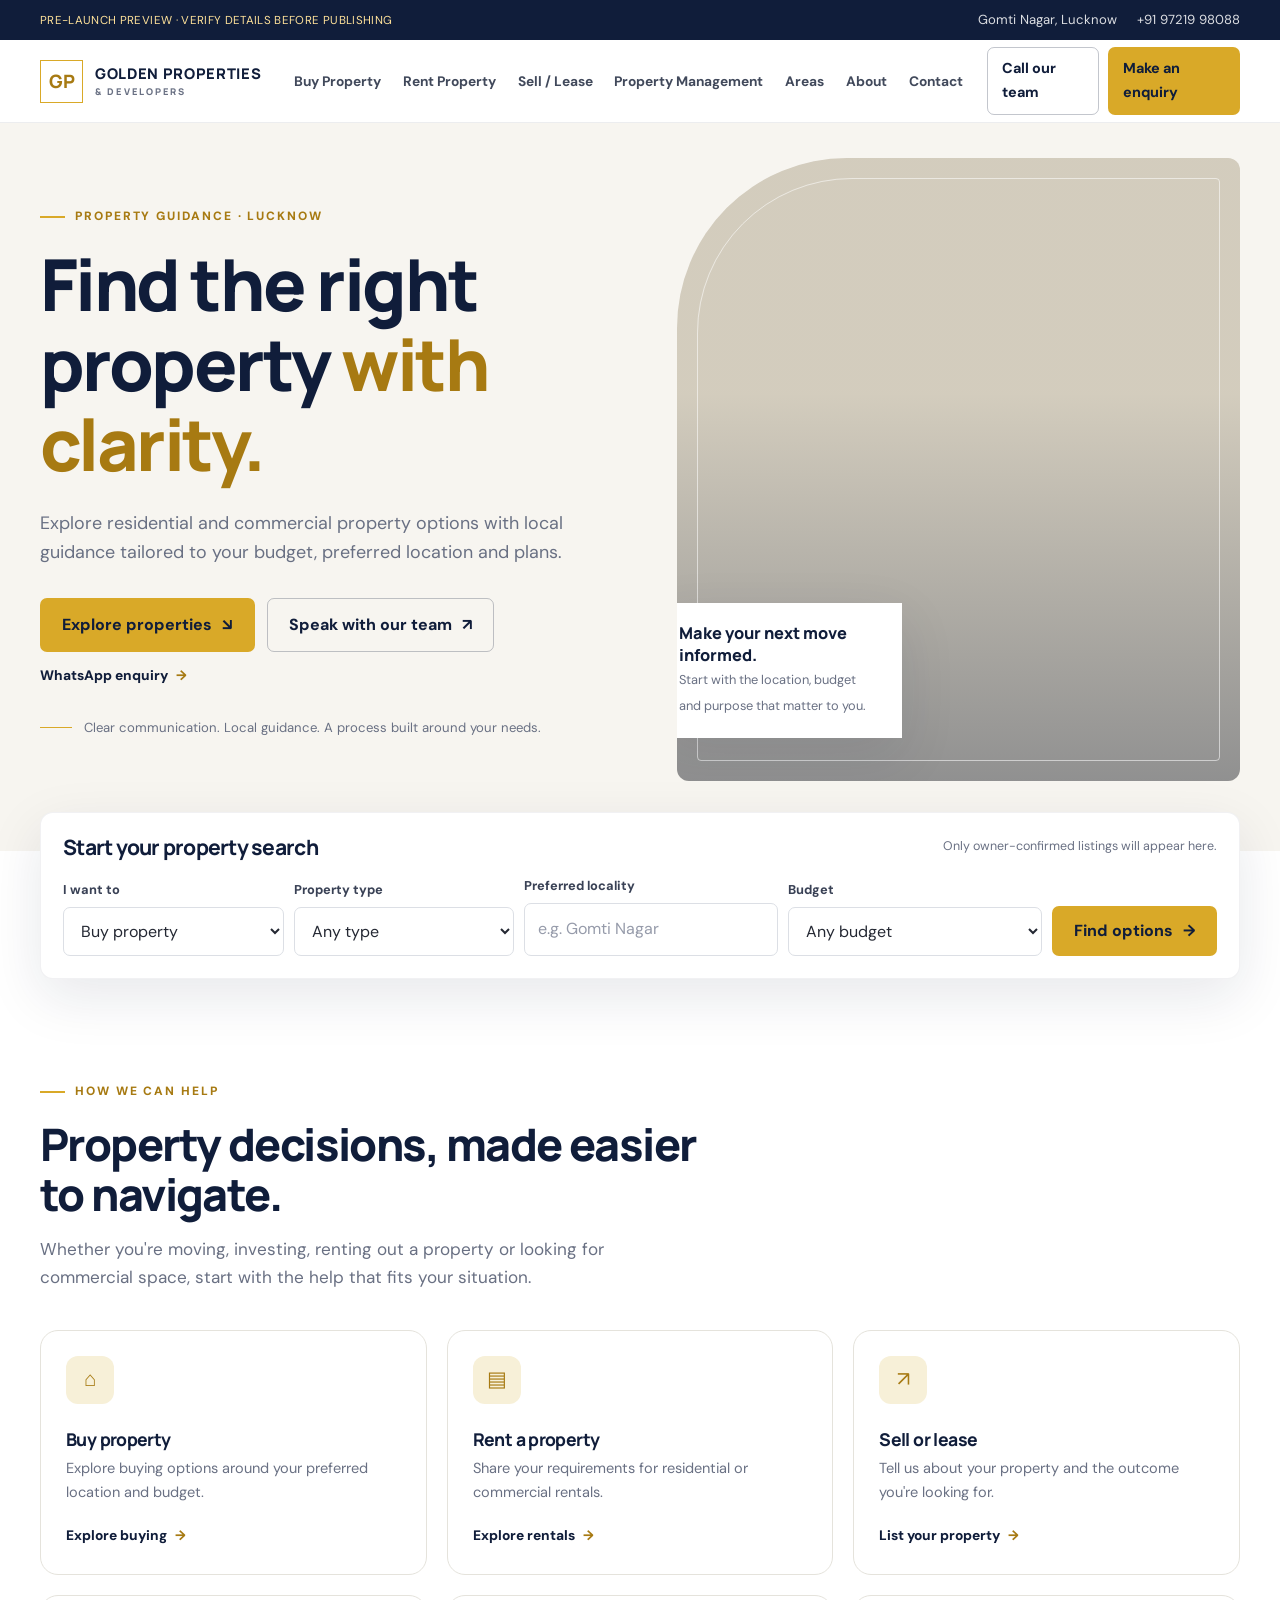
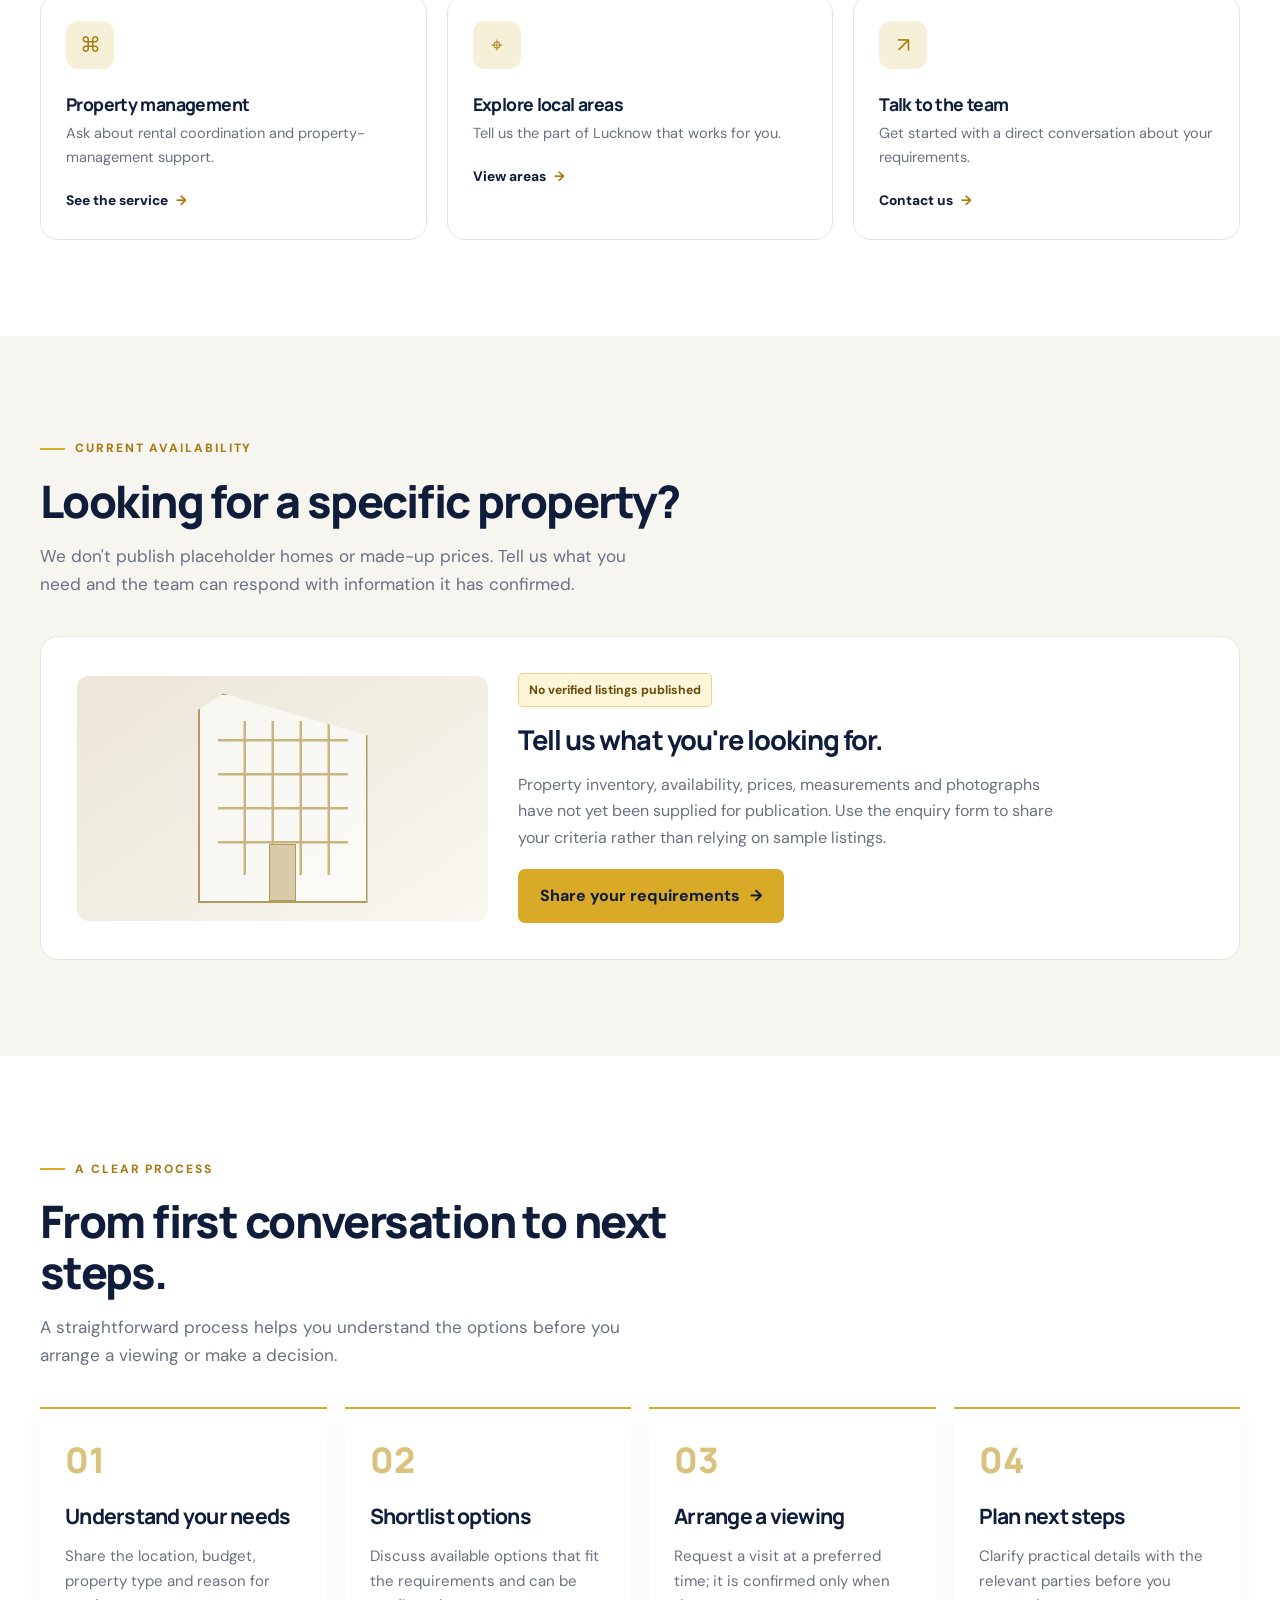
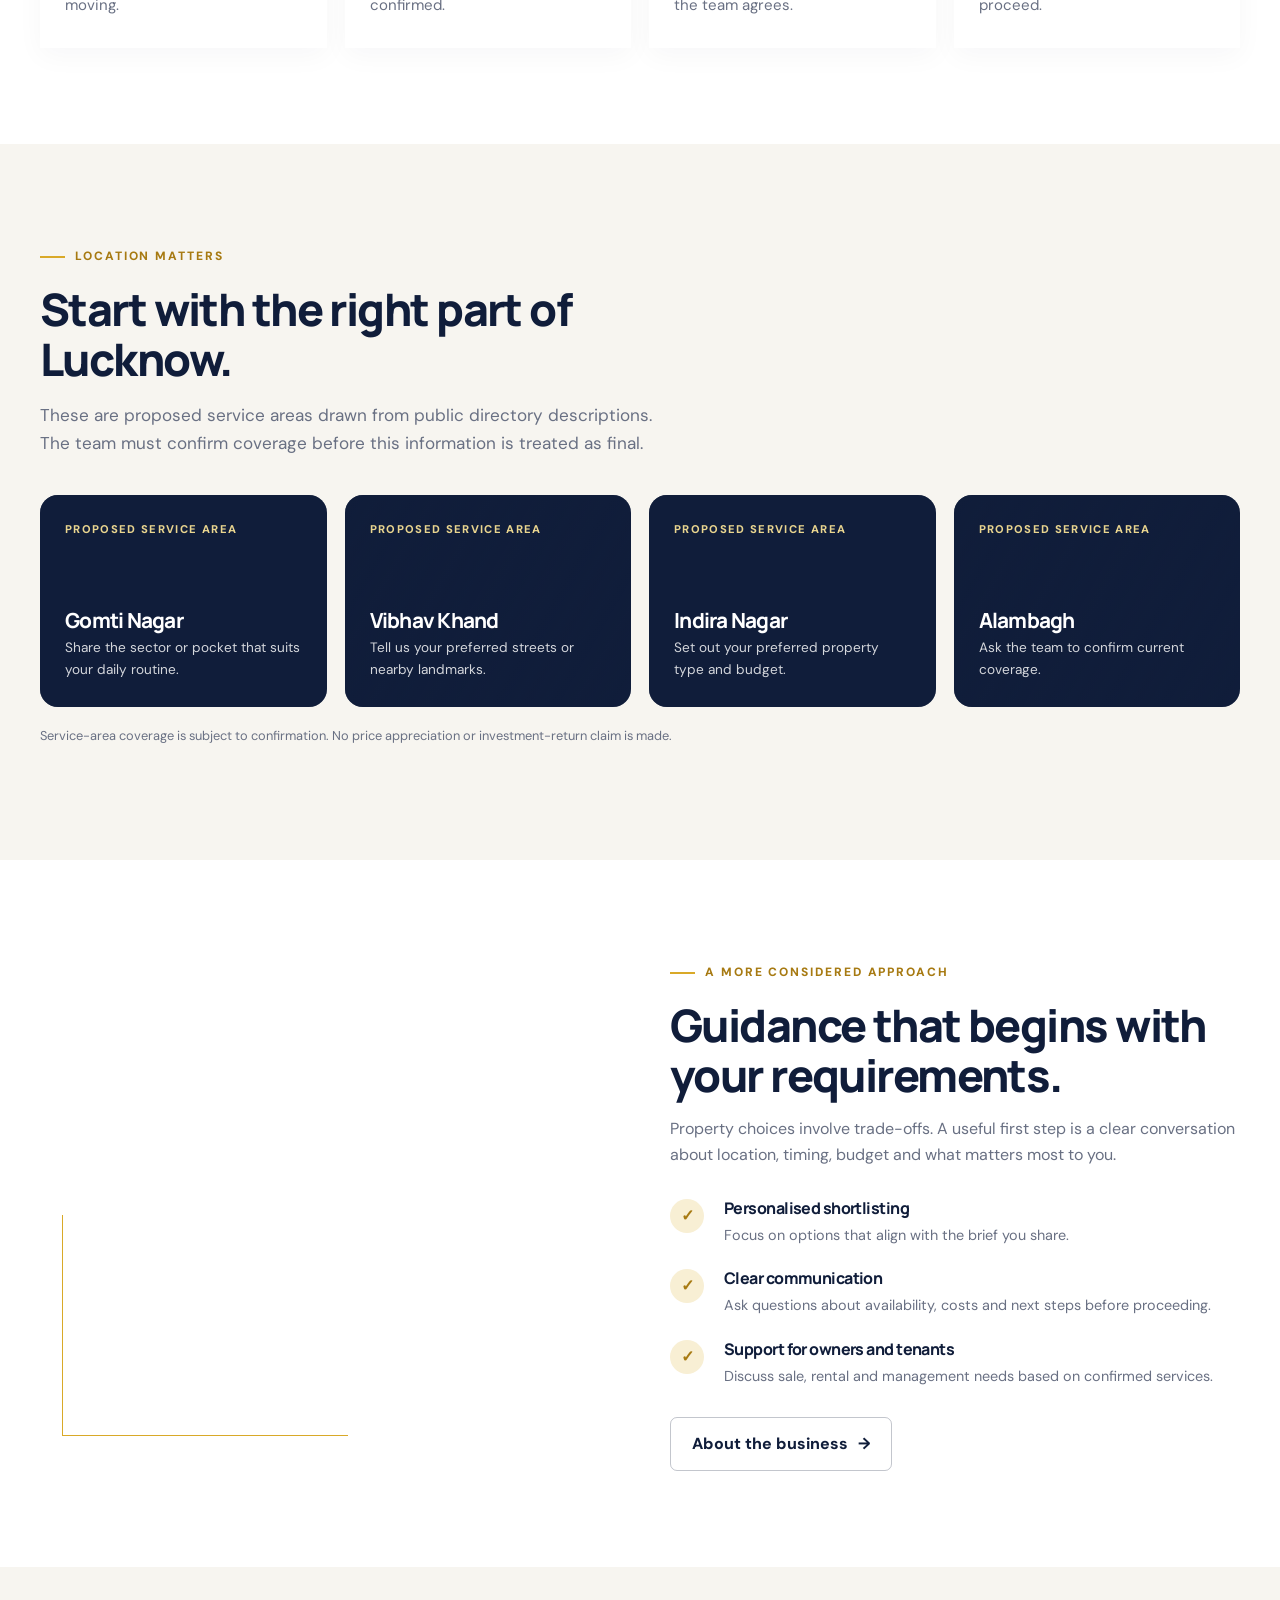
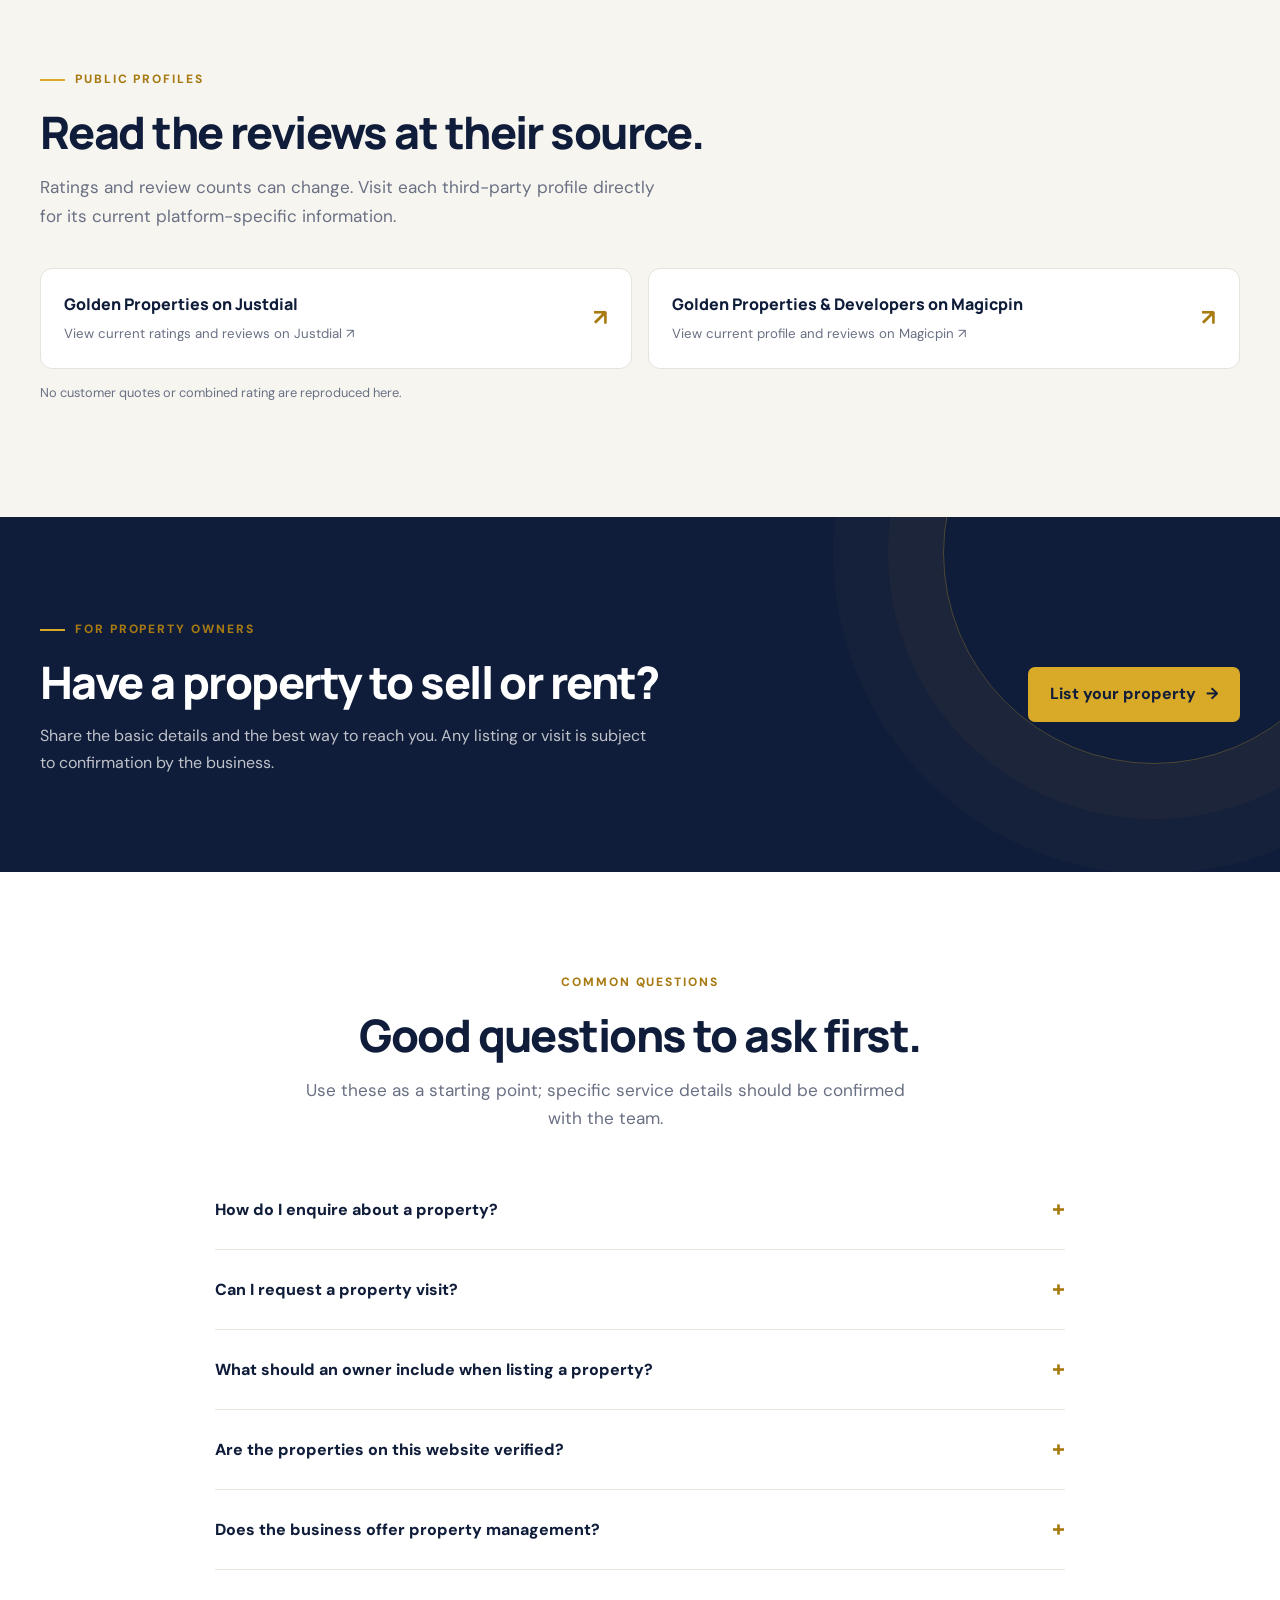
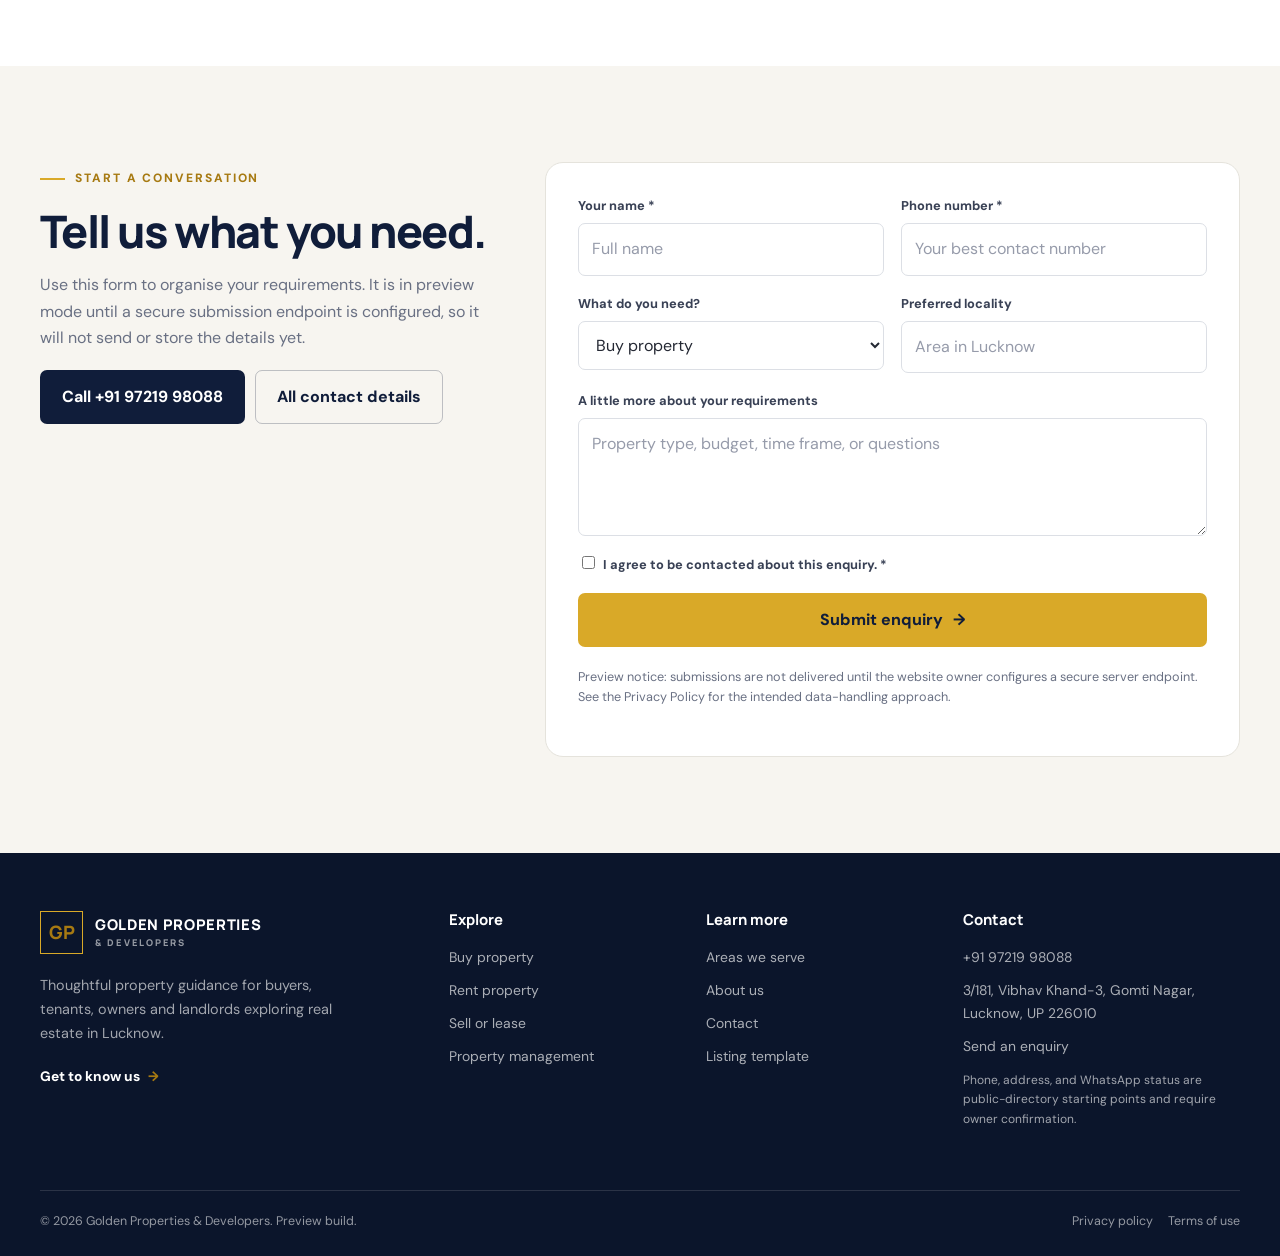
<file: index.html>
<!doctype html><html lang="en"><head><meta charset="utf-8"><meta name="viewport" content="width=device-width, initial-scale=1"><meta name="theme-color" content="#101d3a"><title>Property Dealer in Lucknow | Golden Properties &amp; Developers</title><meta name="description" content="Explore buying, renting, selling and property management support in Lucknow with Golden Properties & Developers. Share your needs to enquire about suitable options."><meta property="og:title" content="Golden Properties & Developers | Property Guidance in Lucknow"><meta property="og:description" content="Find a property in Lucknow with clear, local guidance."><meta property="og:type" content="website"><link rel="icon" href="assets/favicon.svg" type="image/svg+xml"><link rel="preconnect" href="https://fonts.googleapis.com"><link rel="preconnect" href="https://fonts.gstatic.com" crossorigin><link href="https://fonts.googleapis.com/css2?family=DM+Sans:wght@400;500;600;700&family=Manrope:wght@400;500;600;700;800&display=swap" rel="stylesheet"><link rel="stylesheet" href="styles.css"><script src="site-config.js" defer></script><script src="app.js" defer></script></head>
<body data-page="home"><div data-site-header></div><main>
<section class="hero"><div class="container hero-panel"><div class="hero-copy"><span class="eyebrow">PROPERTY GUIDANCE · LUCKNOW</span><h1>Find the right property <span>with clarity.</span></h1><p>Explore residential and commercial property options with local guidance tailored to your budget, preferred location and plans.</p><div class="hero-actions"><a class="btn" href="#property-finder">Explore properties <span aria-hidden="true">↘</span></a><a class="btn btn-outline" href="contact.html#enquiry">Speak with our team <span aria-hidden="true">↗</span></a><a class="arrow-link" data-whatsapp-link href="#whatsapp-unverified">WhatsApp enquiry <span>→</span></a></div><div class="hero-note"><span class="note-line"></span><span>Clear communication. Local guidance. A process built around your needs.</span></div></div><div class="hero-visual" role="img" aria-label="Illustrative architectural interior photograph, not a property listing"><div class="hero-stamp"><strong>Make your next move informed.</strong><span>Start with the location, budget and purpose that matter to you.</span></div></div></div></section>
<section class="finder" id="property-finder"><div class="container"><div class="finder-card"><div class="finder-top"><h3>Start your property search</h3><span>Only owner-confirmed listings will appear here.</span></div><form class="finder-grid" data-property-search><div class="field"><label for="intent">I want to</label><select id="intent" name="intent"><option value="buy">Buy property</option><option value="rent">Rent property</option><option value="lease">Lease commercial / other</option></select></div><div class="field"><label for="type">Property type</label><select id="type" name="type"><option value="any">Any type</option><option value="plot">Plot / land</option><option value="flat">Flat / apartment</option><option value="house">Independent house</option><option value="villa">Villa</option><option value="commercial">Commercial / office</option></select></div><div class="field"><label for="area">Preferred locality</label><input id="area" name="area" placeholder="e.g. Gomti Nagar"></div><div class="field"><label for="budget">Budget</label><select id="budget" name="budget"><option value="any">Any budget</option><option value="under-25">Under ₹25 lakh</option><option value="25-75">₹25–75 lakh</option><option value="75-plus">Above ₹75 lakh</option></select></div><button class="btn" type="submit">Find options <span aria-hidden="true">→</span></button></form><div data-search-status class="form-status" aria-live="polite"></div></div></div></section>
<section class="section"><div class="container"><div class="section-head"><span class="eyebrow">How we can help</span><h2>Property decisions, made easier to navigate.</h2><p>Whether you're moving, investing, renting out a property or looking for commercial space, start with the help that fits your situation.</p></div><div class="grid-3"><a class="category-card" href="buy.html"><div class="line-icon" aria-hidden="true">⌂</div><h3>Buy property</h3><p>Explore buying options around your preferred location and budget.</p><span class="arrow-link">Explore buying <span>→</span></span></a><a class="category-card" href="rent.html"><div class="line-icon" aria-hidden="true">▤</div><h3>Rent a property</h3><p>Share your requirements for residential or commercial rentals.</p><span class="arrow-link">Explore rentals <span>→</span></span></a><a class="category-card" href="sell-lease.html"><div class="line-icon" aria-hidden="true">↗</div><h3>Sell or lease</h3><p>Tell us about your property and the outcome you're looking for.</p><span class="arrow-link">List your property <span>→</span></span></a><a class="category-card" href="property-management.html"><div class="line-icon" aria-hidden="true">⌘</div><h3>Property management</h3><p>Ask about rental coordination and property-management support.</p><span class="arrow-link">See the service <span>→</span></span></a><a class="category-card" href="areas.html"><div class="line-icon" aria-hidden="true">⌖</div><h3>Explore local areas</h3><p>Tell us the part of Lucknow that works for you.</p><span class="arrow-link">View areas <span>→</span></span></a><a class="category-card" href="contact.html"><div class="line-icon" aria-hidden="true">↗</div><h3>Talk to the team</h3><p>Get started with a direct conversation about your requirements.</p><span class="arrow-link">Contact us <span>→</span></span></a></div></div></section>
<section class="section section-paper"><div class="container"><div class="section-head"><span class="eyebrow">Current availability</span><h2>Looking for a specific property?</h2><p>We don't publish placeholder homes or made-up prices. Tell us what you need and the team can respond with information it has confirmed.</p></div><div class="empty-inventory"><div class="empty-illustration" aria-hidden="true"><div class="building-art"></div></div><div class="empty-copy"><span class="status-note">No verified listings published</span><h3 style="margin-top:18px;font-size:1.7rem">Tell us what you're looking for.</h3><p>Property inventory, availability, prices, measurements and photographs have not yet been supplied for publication. Use the enquiry form to share your criteria rather than relying on sample listings.</p><a class="btn" href="contact.html#enquiry">Share your requirements <span aria-hidden="true">→</span></a></div></div></div></section>
<section class="section"><div class="container"><div class="section-head"><span class="eyebrow">A clear process</span><h2>From first conversation to next steps.</h2><p>A straightforward process helps you understand the options before you arrange a viewing or make a decision.</p></div><div class="grid-4"><article class="step-card"><div class="step-number">01</div><h3>Understand your needs</h3><p>Share the location, budget, property type and reason for moving.</p></article><article class="step-card"><div class="step-number">02</div><h3>Shortlist options</h3><p>Discuss available options that fit the requirements and can be confirmed.</p></article><article class="step-card"><div class="step-number">03</div><h3>Arrange a viewing</h3><p>Request a visit at a preferred time; it is confirmed only when the team agrees.</p></article><article class="step-card"><div class="step-number">04</div><h3>Plan next steps</h3><p>Clarify practical details with the relevant parties before you proceed.</p></article></div></div></section>
<section class="section section-paper"><div class="container"><div class="section-head"><span class="eyebrow">Location matters</span><h2>Start with the right part of Lucknow.</h2><p>These are proposed service areas drawn from public directory descriptions. The team must confirm coverage before this information is treated as final.</p></div><div class="grid-4"><a class="area-card" href="areas.html#gomti-nagar"><small>Proposed service area</small><h3>Gomti Nagar</h3><p>Share the sector or pocket that suits your daily routine.</p></a><a class="area-card" href="areas.html#vibhav-khand"><small>Proposed service area</small><h3>Vibhav Khand</h3><p>Tell us your preferred streets or nearby landmarks.</p></a><a class="area-card" href="areas.html#indira-nagar"><small>Proposed service area</small><h3>Indira Nagar</h3><p>Set out your preferred property type and budget.</p></a><a class="area-card" href="areas.html#alambagh"><small>Proposed service area</small><h3>Alambagh</h3><p>Ask the team to confirm current coverage.</p></a></div><p class="small-muted" style="margin-top:18px">Service-area coverage is subject to confirmation. No price appreciation or investment-return claim is made.</p></div></section>
<section class="section"><div class="container trust-split"><div class="trust-image" role="img" aria-label="Illustrative residential interior photograph, not a listed property"></div><div><span class="eyebrow">A more considered approach</span><h2>Guidance that begins with your requirements.</h2><p>Property choices involve trade-offs. A useful first step is a clear conversation about location, timing, budget and what matters most to you.</p><div class="trust-list"><div class="trust-item"><div class="check-mark">✓</div><div><h3>Personalised shortlisting</h3><p>Focus on options that align with the brief you share.</p></div></div><div class="trust-item"><div class="check-mark">✓</div><div><h3>Clear communication</h3><p>Ask questions about availability, costs and next steps before proceeding.</p></div></div><div class="trust-item"><div class="check-mark">✓</div><div><h3>Support for owners and tenants</h3><p>Discuss sale, rental and management needs based on confirmed services.</p></div></div></div><a class="btn btn-outline" style="margin-top:28px" href="about.html">About the business <span aria-hidden="true">→</span></a></div></div></section>
<section class="section section-paper"><div class="container"><div class="section-head"><span class="eyebrow">Public profiles</span><h2>Read the reviews at their source.</h2><p>Ratings and review counts can change. Visit each third-party profile directly for its current platform-specific information.</p></div><div class="review-links"><a class="review-card" href="https://www.justdial.com/Lucknow/Golden-Properties-Near-Hdfc-Bank-Gomti-Nagar/0522PX522-X522-180526175753-Q2P7_BZDET" target="_blank" rel="noopener noreferrer"><div><strong>Golden Properties on Justdial</strong><span>View current ratings and reviews on Justdial ↗</span></div><b aria-hidden="true">↗</b></a><a class="review-card" href="https://magicpin.in/Lucknow/Gomti-Nagar/Other/Golden-Properties-And-Developers-%7C-Best-Property-Dealer-In-Lucknow-%7C-Buy-Property-In-Lucknow/store/1c6a158" target="_blank" rel="noopener noreferrer"><div><strong>Golden Properties &amp; Developers on Magicpin</strong><span>View current profile and reviews on Magicpin ↗</span></div><b aria-hidden="true">↗</b></a></div><p class="small-muted" style="margin-top:13px">No customer quotes or combined rating are reproduced here.</p></div></section>
<section class="section lead-band"><div class="container"><div><span class="eyebrow">For property owners</span><h2>Have a property to sell or rent?</h2><p>Share the basic details and the best way to reach you. Any listing or visit is subject to confirmation by the business.</p></div><a class="btn" href="sell-lease.html">List your property <span aria-hidden="true">→</span></a></div></section>
<section class="section"><div class="container"><div class="section-head center"><span class="eyebrow">Common questions</span><h2>Good questions to ask first.</h2><p>Use these as a starting point; specific service details should be confirmed with the team.</p></div><div class="faq-list"><div class="faq-item"><button type="button" aria-expanded="false"><span>How do I enquire about a property?</span><span data-faq-sign>+</span></button><div class="faq-answer"><p>Share your name, contact number, preferred locality, budget and property type using the enquiry form or phone link. The business must confirm availability and next steps.</p></div></div><div class="faq-item"><button type="button" aria-expanded="false"><span>Can I request a property visit?</span><span data-faq-sign>+</span></button><div class="faq-answer"><p>Yes, you can provide a preferred date and time. A request is not a confirmed booking until the business confirms the arrangement.</p></div></div><div class="faq-item"><button type="button" aria-expanded="false"><span>What should an owner include when listing a property?</span><span data-faq-sign>+</span></button><div class="faq-answer"><p>Start with the property locality, type, sale or rental intent, expected price or rent and contact information. Share photographs and legal or approval details only through an appropriate, agreed process.</p></div></div><div class="faq-item"><button type="button" aria-expanded="false"><span>Are the properties on this website verified?</span><span data-faq-sign>+</span></button><div class="faq-answer"><p>No property inventory has been supplied for this preview. Do not rely on a listing, ownership, approval or title claim unless the relevant details have been independently confirmed.</p></div></div><div class="faq-item"><button type="button" aria-expanded="false"><span>Does the business offer property management?</span><span data-faq-sign>+</span></button><div class="faq-answer"><p>Public directories describe rental and property-management support, but exact scope and availability need confirmation from the business before an arrangement is made.</p></div></div></div></div></section>
<section class="section section-paper"><div class="container contact-grid"><div><span class="eyebrow">Start a conversation</span><h2>Tell us what you need.</h2><p>Use this form to organise your requirements. It is in preview mode until a secure submission endpoint is configured, so it will not send or store the details yet.</p><div style="display:flex;gap:10px;flex-wrap:wrap"><a class="btn btn-dark" data-call-link href="tel:+919721998088">Call +91 97219 98088</a><a class="btn btn-outline" href="contact.html">All contact details</a></div></div><form class="form-card" data-inquiry-form="general"><div class="form-grid"><div class="field"><label for="home-name">Your name *</label><input id="home-name" name="name" autocomplete="name" required placeholder="Full name"></div><div class="field"><label for="home-phone">Phone number *</label><input id="home-phone" name="phone" type="tel" autocomplete="tel" required minlength="8" placeholder="Your best contact number"></div><div class="field"><label for="home-intent">What do you need?</label><select id="home-intent" name="intent"><option value="Buy">Buy property</option><option value="Rent">Rent property</option><option value="Sell">Sell property</option><option value="Lease">Lease property</option><option value="Property management">Property management</option></select></div><div class="field"><label for="home-area">Preferred locality</label><input id="home-area" name="locality" placeholder="Area in Lucknow"></div><div class="field field-full"><label for="home-message">A little more about your requirements</label><textarea id="home-message" name="message" placeholder="Property type, budget, time frame, or questions"></textarea></div><div class="field field-full"><label><input type="checkbox" name="consent" required style="width:auto;min-height:auto;margin-right:8px">I agree to be contacted about this enquiry. *</label></div><div class="field field-full"><button class="btn" type="submit">Submit enquiry <span aria-hidden="true">→</span></button><div class="form-status" data-form-status role="status" aria-live="polite"></div><p class="form-note">Preview notice: submissions are not delivered until the website owner configures a secure server endpoint. See the Privacy Policy for the intended data-handling approach.</p></div></div></form></div></section>
</main><div data-site-footer></div><div class="mobile-actions" data-mobile-actions></div></body></html>
</file>
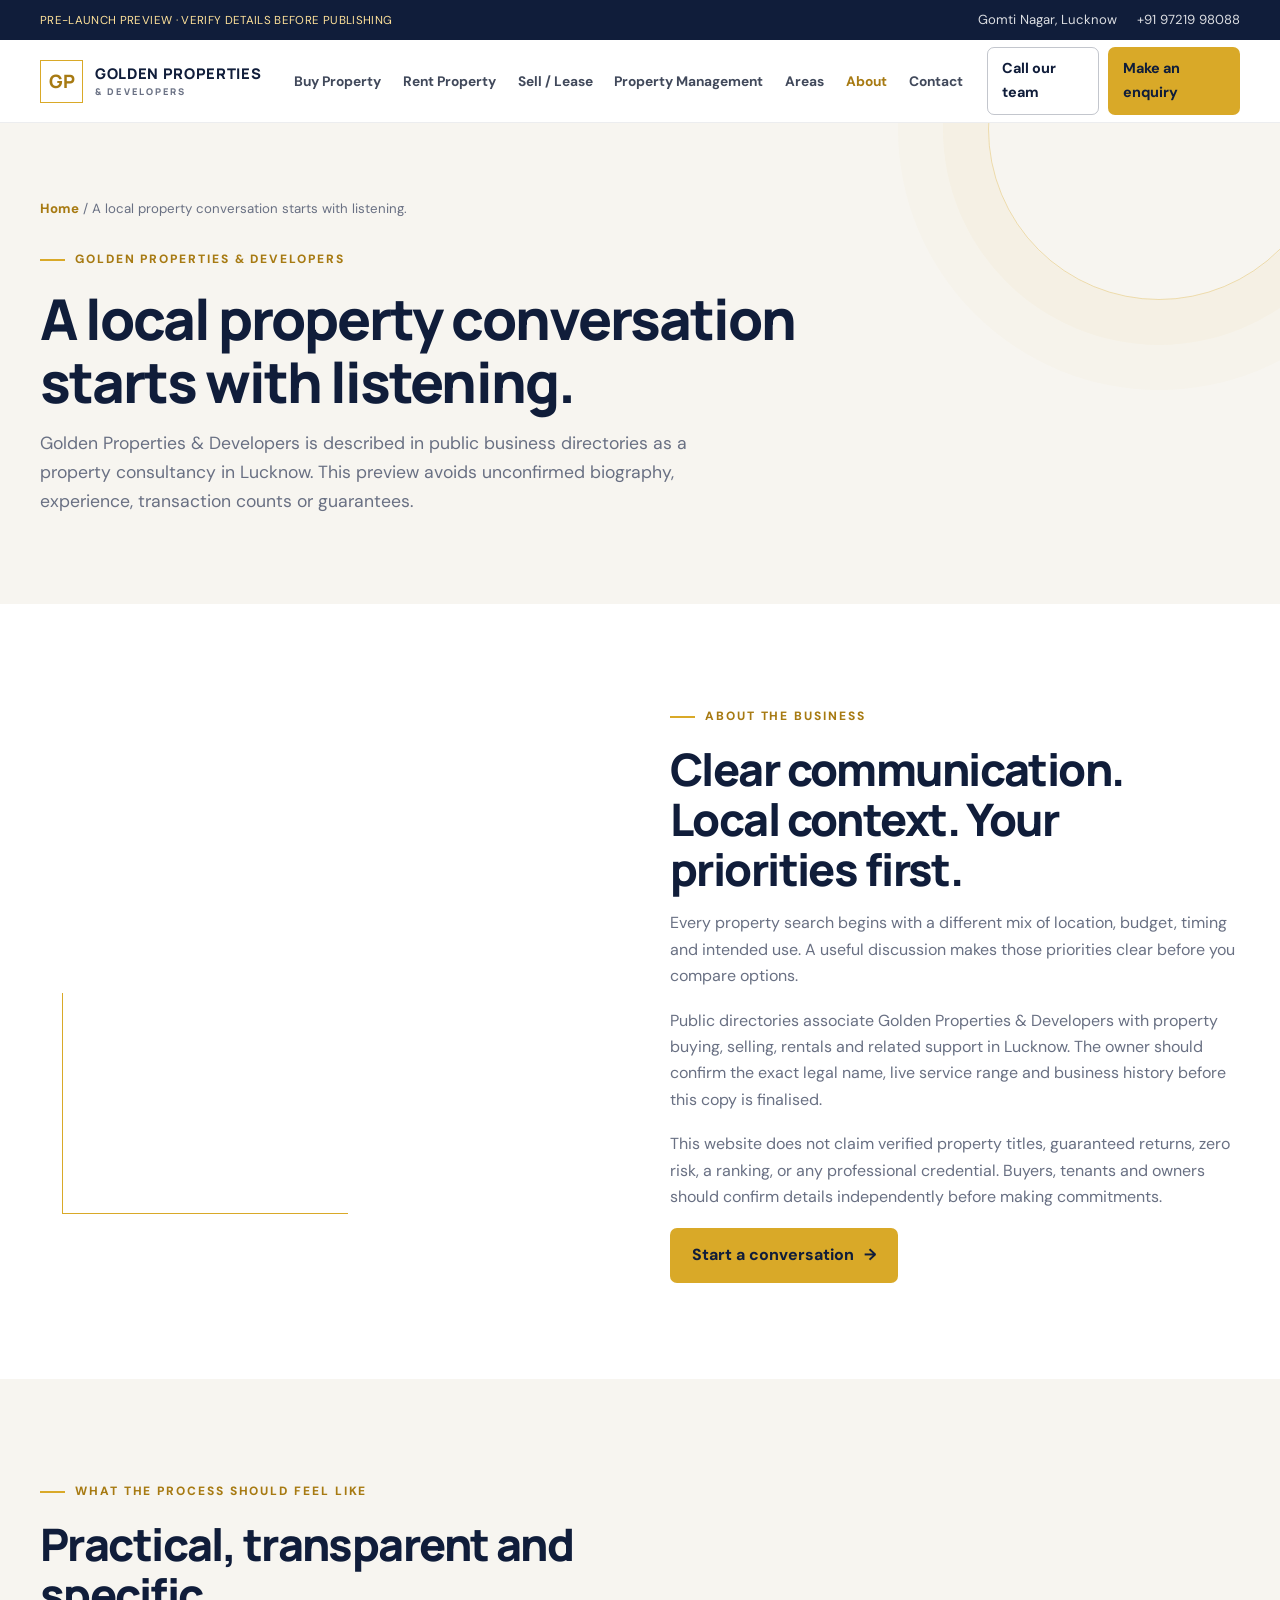
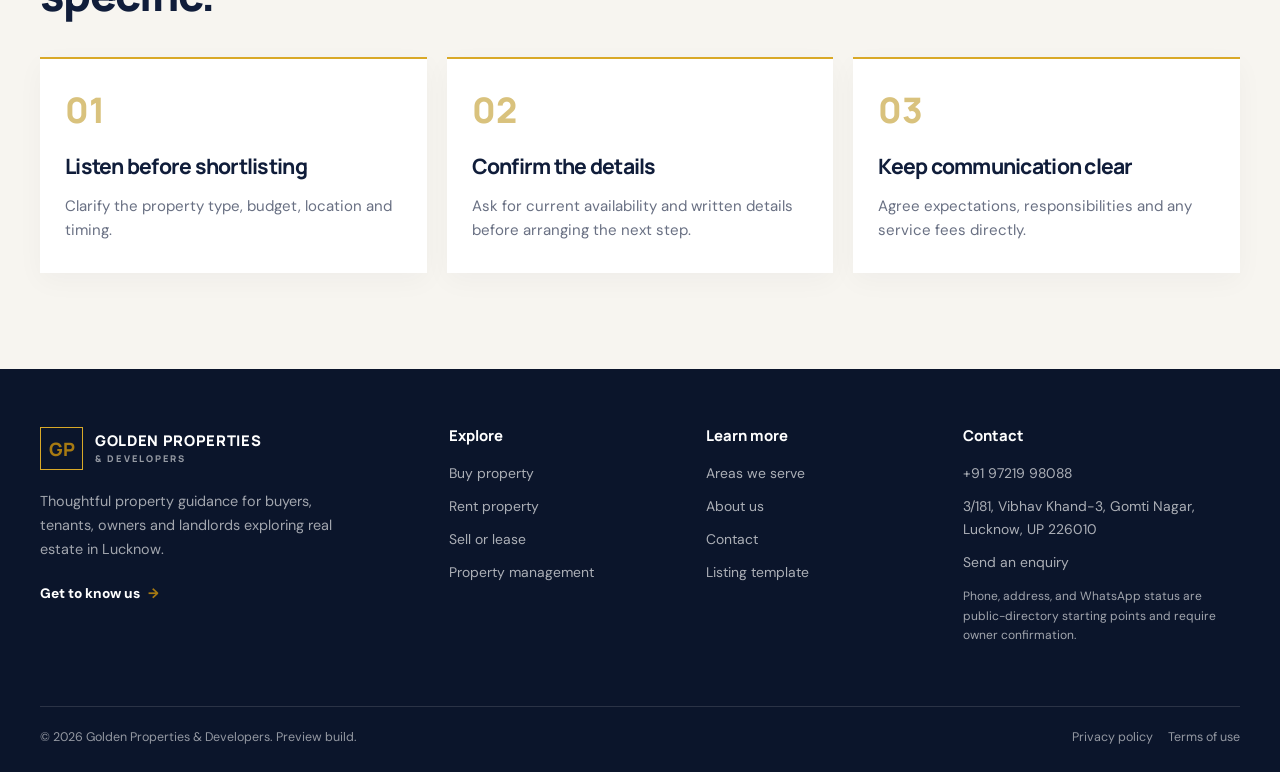
<file: about.html>
<!doctype html><html lang="en"><head><meta charset="utf-8"><meta name="viewport" content="width=device-width, initial-scale=1"><meta name="theme-color" content="#101d3a"><title>About Golden Properties & Developers | Lucknow</title><meta name="description" content="Learn about the approach of Golden Properties & Developers, a real-estate consultancy listed in Gomti Nagar, Lucknow. Business history and details require confirmation."><meta property="og:title" content="About Golden Properties & Developers | Lucknow"><meta property="og:description" content="Learn about the approach of Golden Properties & Developers, a real-estate consultancy listed in Gomti Nagar, Lucknow. Business history and details require confirmation."><meta property="og:type" content="website"><link rel="icon" href="assets/favicon.svg" type="image/svg+xml"><link rel="preconnect" href="https://fonts.googleapis.com"><link rel="preconnect" href="https://fonts.gstatic.com" crossorigin><link href="https://fonts.googleapis.com/css2?family=DM+Sans:wght@400;500;600;700&family=Manrope:wght@400;500;600;700;800&display=swap" rel="stylesheet"><link rel="stylesheet" href="styles.css"><script src="site-config.js" defer></script><script src="app.js" defer></script></head><body data-page="about"><div data-site-header></div><main><section class="subhero"><div class="container"><div class="breadcrumbs"><a href="index.html">Home</a> / A local property conversation starts with listening.</div><span class="eyebrow">GOLDEN PROPERTIES &amp; DEVELOPERS</span><h1>A local property conversation starts with listening.</h1><p>Golden Properties & Developers is described in public business directories as a property consultancy in Lucknow. This preview avoids unconfirmed biography, experience, transaction counts or guarantees.</p></div></section><section class="section"><div class="container trust-split"><div class="trust-image" role="img" aria-label="Illustrative interior photograph"></div><div><span class="eyebrow">About the business</span><h2>Clear communication. Local context. Your priorities first.</h2><p>Every property search begins with a different mix of location, budget, timing and intended use. A useful discussion makes those priorities clear before you compare options.</p><p>Public directories associate Golden Properties &amp; Developers with property buying, selling, rentals and related support in Lucknow. The owner should confirm the exact legal name, live service range and business history before this copy is finalised.</p><p>This website does not claim verified property titles, guaranteed returns, zero risk, a ranking, or any professional credential. Buyers, tenants and owners should confirm details independently before making commitments.</p><a class="btn" href="contact.html#enquiry">Start a conversation <span>→</span></a></div></div></section><section class="section section-paper"><div class="container"><div class="section-head"><span class="eyebrow">What the process should feel like</span><h2>Practical, transparent and specific.</h2></div><div class="grid-3"><article class="step-card"><div class="step-number">01</div><h3>Listen before shortlisting</h3><p>Clarify the property type, budget, location and timing.</p></article><article class="step-card"><div class="step-number">02</div><h3>Confirm the details</h3><p>Ask for current availability and written details before arranging the next step.</p></article><article class="step-card"><div class="step-number">03</div><h3>Keep communication clear</h3><p>Agree expectations, responsibilities and any service fees directly.</p></article></div></div></section></main><div data-site-footer></div><div class="mobile-actions" data-mobile-actions></div></body></html>
</file>
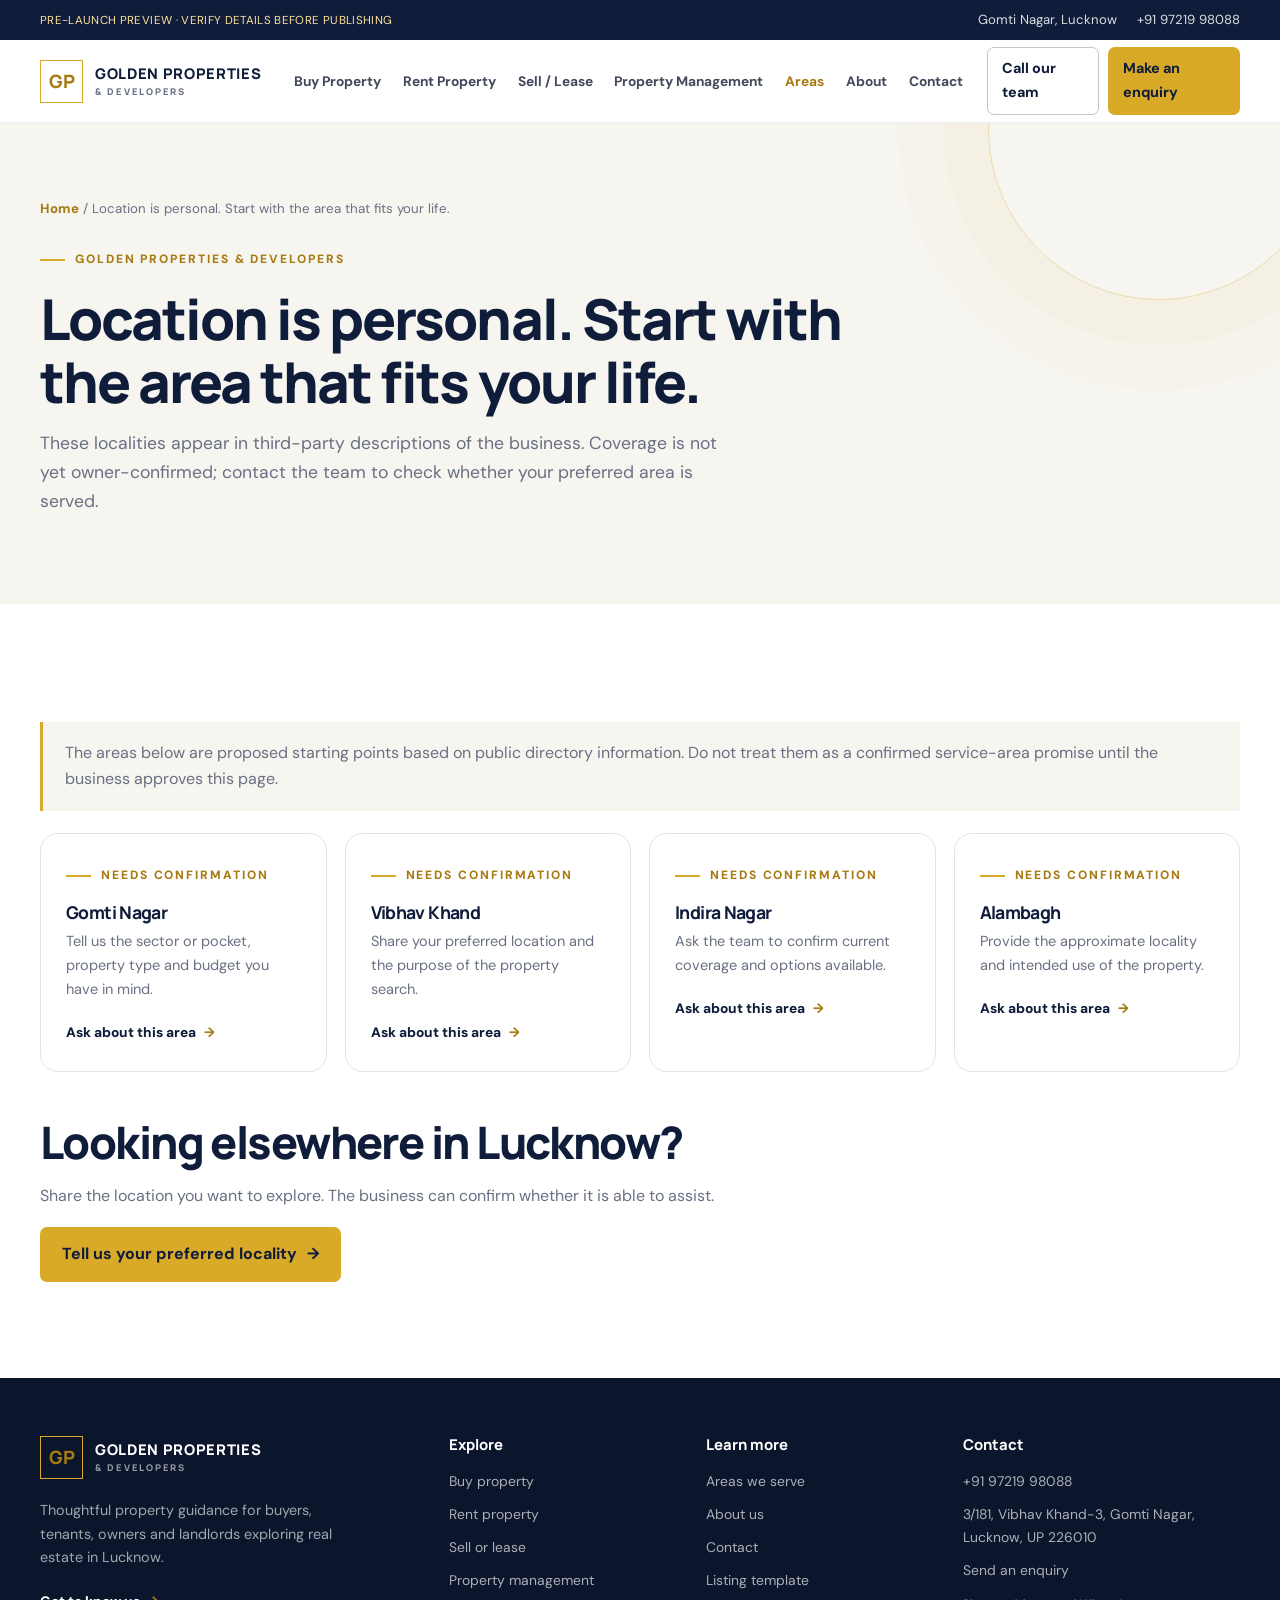
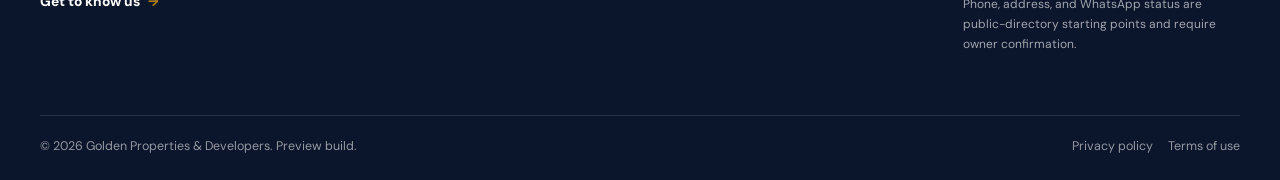
<file: areas.html>
<!doctype html><html lang="en"><head><meta charset="utf-8"><meta name="viewport" content="width=device-width, initial-scale=1"><meta name="theme-color" content="#101d3a"><title>Areas We Serve in Lucknow | Golden Properties</title><meta name="description" content="Ask Golden Properties & Developers about property requirements in Gomti Nagar, Vibhav Khand, Indira Nagar, Alambagh and other Lucknow areas."><meta property="og:title" content="Areas We Serve in Lucknow | Golden Properties"><meta property="og:description" content="Ask Golden Properties & Developers about property requirements in Gomti Nagar, Vibhav Khand, Indira Nagar, Alambagh and other Lucknow areas."><meta property="og:type" content="website"><link rel="icon" href="assets/favicon.svg" type="image/svg+xml"><link rel="preconnect" href="https://fonts.googleapis.com"><link rel="preconnect" href="https://fonts.gstatic.com" crossorigin><link href="https://fonts.googleapis.com/css2?family=DM+Sans:wght@400;500;600;700&family=Manrope:wght@400;500;600;700;800&display=swap" rel="stylesheet"><link rel="stylesheet" href="styles.css"><script src="site-config.js" defer></script><script src="app.js" defer></script></head><body data-page="areas"><div data-site-header></div><main><section class="subhero"><div class="container"><div class="breadcrumbs"><a href="index.html">Home</a> / Location is personal. Start with the area that fits your life.</div><span class="eyebrow">GOLDEN PROPERTIES &amp; DEVELOPERS</span><h1>Location is personal. Start with the area that fits your life.</h1><p>These localities appear in third-party descriptions of the business. Coverage is not yet owner-confirmed; contact the team to check whether your preferred area is served.</p></div></section><section class="section"><div class="container"><div class="callout">The areas below are proposed starting points based on public directory information. Do not treat them as a confirmed service-area promise until the business approves this page.</div><div class="grid-4"><article class="category-card" id="gomti-nagar"><span class="eyebrow">Needs confirmation</span><h3>Gomti Nagar</h3><p>Tell us the sector or pocket, property type and budget you have in mind.</p><a class="arrow-link" href="contact.html#enquiry">Ask about this area <span>→</span></a></article><article class="category-card" id="vibhav-khand"><span class="eyebrow">Needs confirmation</span><h3>Vibhav Khand</h3><p>Share your preferred location and the purpose of the property search.</p><a class="arrow-link" href="contact.html#enquiry">Ask about this area <span>→</span></a></article><article class="category-card" id="indira-nagar"><span class="eyebrow">Needs confirmation</span><h3>Indira Nagar</h3><p>Ask the team to confirm current coverage and options available.</p><a class="arrow-link" href="contact.html#enquiry">Ask about this area <span>→</span></a></article><article class="category-card" id="alambagh"><span class="eyebrow">Needs confirmation</span><h3>Alambagh</h3><p>Provide the approximate locality and intended use of the property.</p><a class="arrow-link" href="contact.html#enquiry">Ask about this area <span>→</span></a></article></div><div style="margin-top:45px"><h2>Looking elsewhere in Lucknow?</h2><p>Share the location you want to explore. The business can confirm whether it is able to assist.</p><a class="btn" href="contact.html#enquiry">Tell us your preferred locality <span>→</span></a></div></div></section></main><div data-site-footer></div><div class="mobile-actions" data-mobile-actions></div></body></html>
</file>
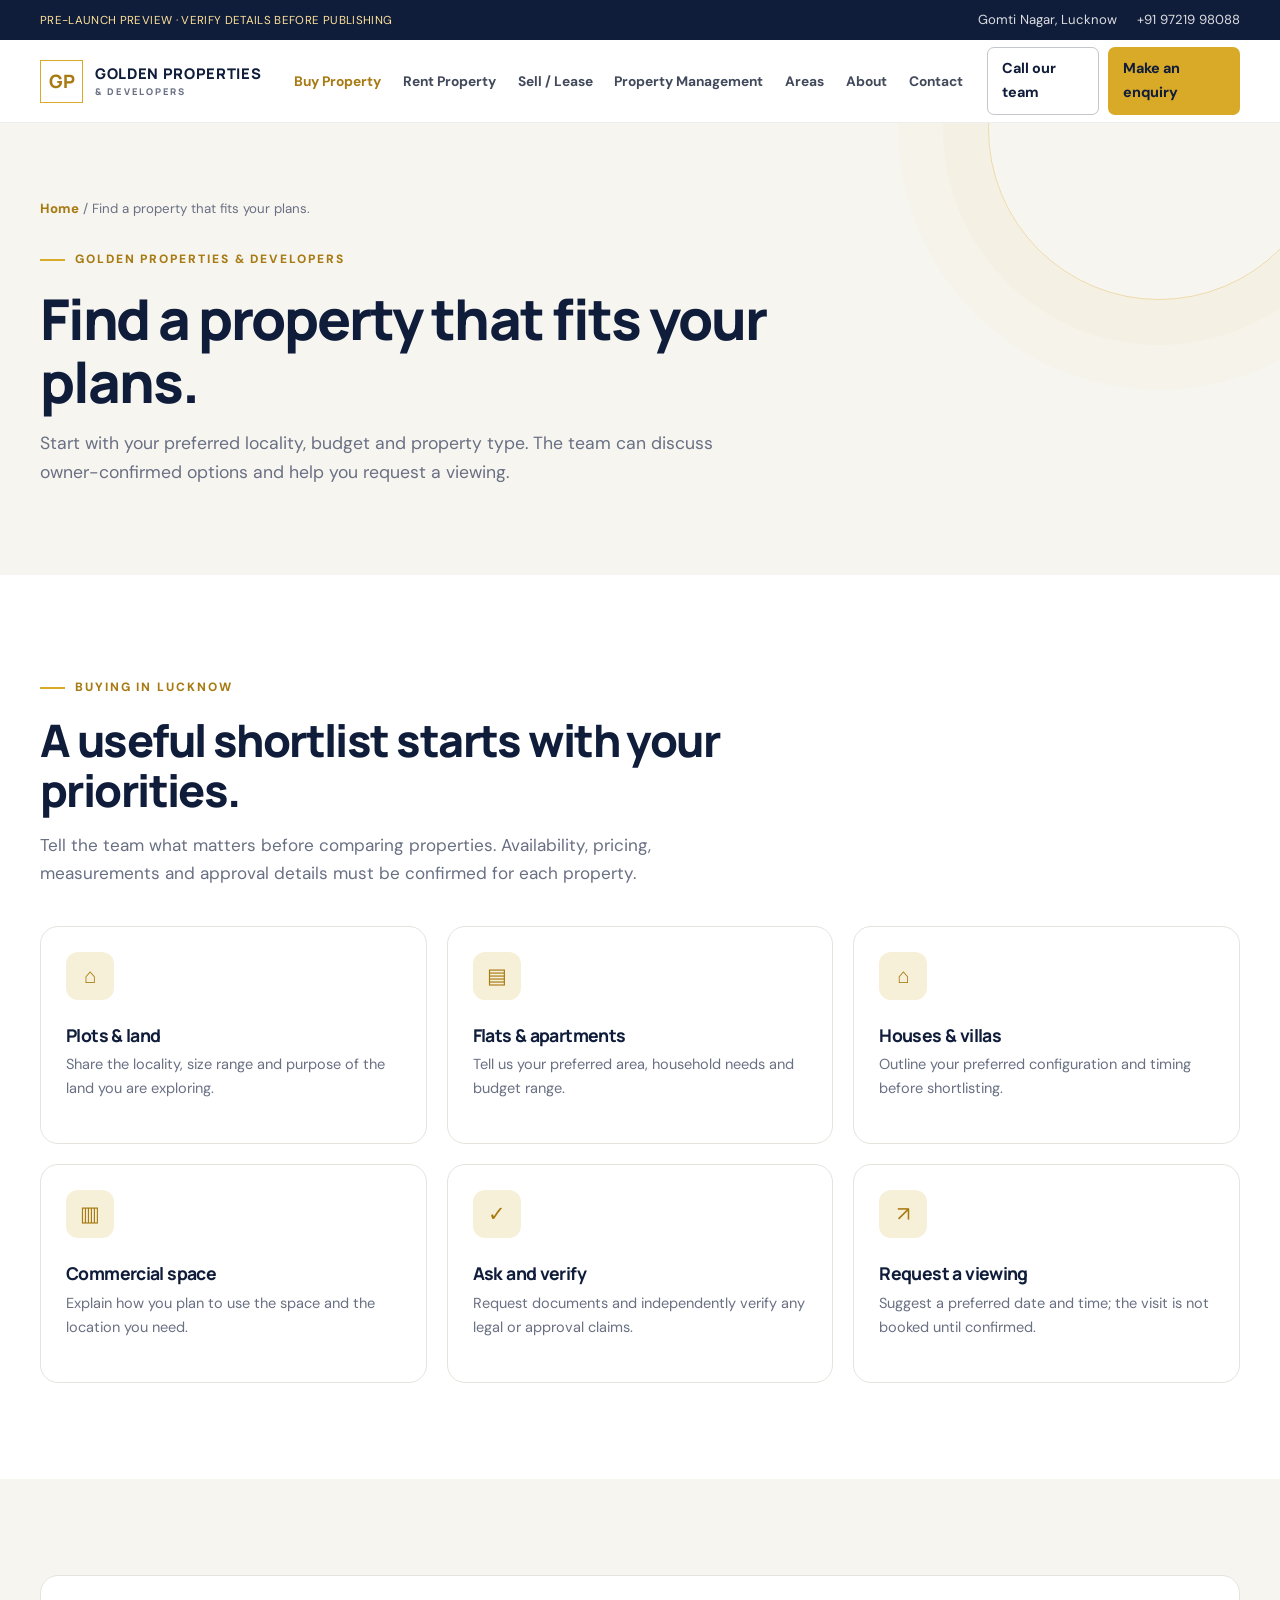
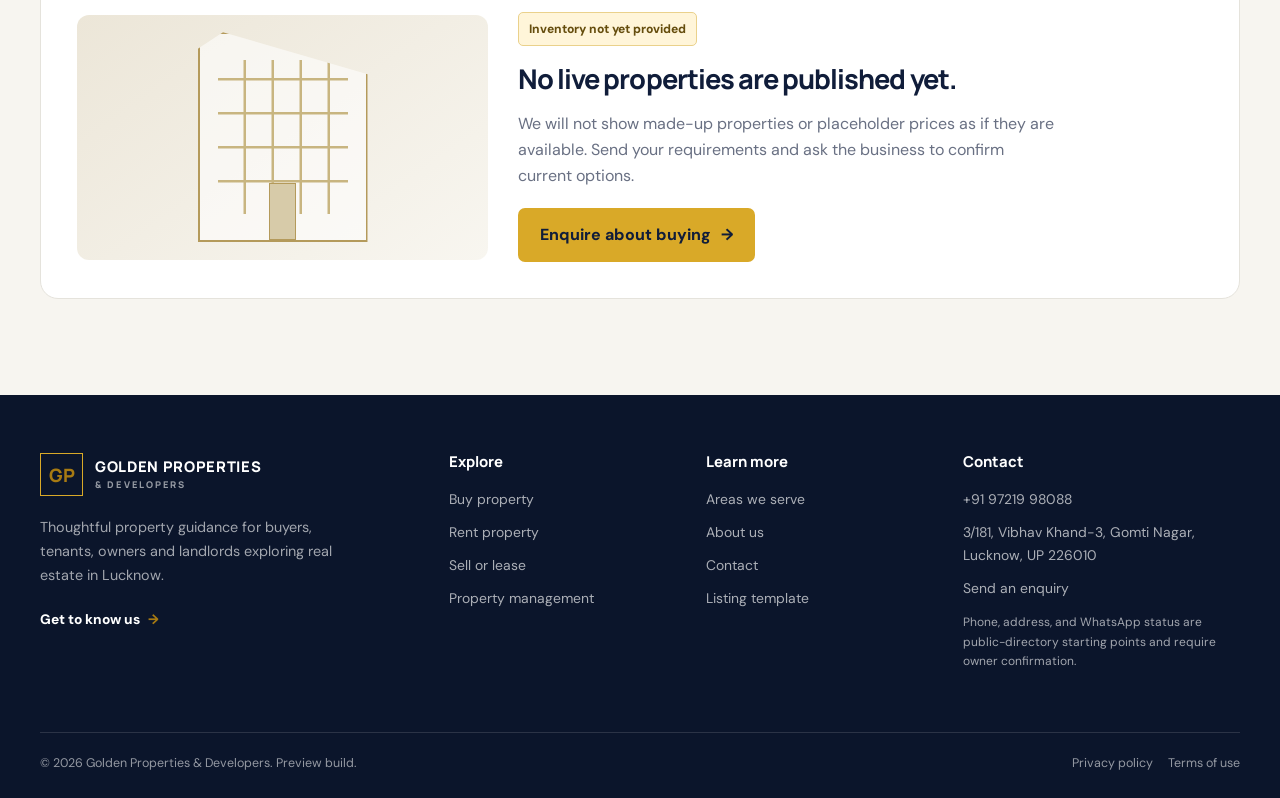
<file: buy.html>
<!doctype html><html lang="en"><head><meta charset="utf-8"><meta name="viewport" content="width=device-width, initial-scale=1"><meta name="theme-color" content="#101d3a"><title>Buy Property in Lucknow | Golden Properties & Developers</title><meta name="description" content="Share your budget, location and property needs to enquire about buying residential or commercial property in Lucknow."><meta property="og:title" content="Buy Property in Lucknow | Golden Properties & Developers"><meta property="og:description" content="Share your budget, location and property needs to enquire about buying residential or commercial property in Lucknow."><meta property="og:type" content="website"><link rel="icon" href="assets/favicon.svg" type="image/svg+xml"><link rel="preconnect" href="https://fonts.googleapis.com"><link rel="preconnect" href="https://fonts.gstatic.com" crossorigin><link href="https://fonts.googleapis.com/css2?family=DM+Sans:wght@400;500;600;700&family=Manrope:wght@400;500;600;700;800&display=swap" rel="stylesheet"><link rel="stylesheet" href="styles.css"><script src="site-config.js" defer></script><script src="app.js" defer></script></head><body data-page="buy"><div data-site-header></div><main><section class="subhero"><div class="container"><div class="breadcrumbs"><a href="index.html">Home</a> / Find a property that fits your plans.</div><span class="eyebrow">GOLDEN PROPERTIES &amp; DEVELOPERS</span><h1>Find a property that fits your plans.</h1><p>Start with your preferred locality, budget and property type. The team can discuss owner-confirmed options and help you request a viewing.</p></div></section><section class="section"><div class="container"><div class="section-head"><span class="eyebrow">Buying in Lucknow</span><h2>A useful shortlist starts with your priorities.</h2><p>Tell the team what matters before comparing properties. Availability, pricing, measurements and approval details must be confirmed for each property.</p></div><div class="grid-3"><article class="category-card"><div class="line-icon">⌂</div><h3>Plots &amp; land</h3><p>Share the locality, size range and purpose of the land you are exploring.</p></article><article class="category-card"><div class="line-icon">▤</div><h3>Flats &amp; apartments</h3><p>Tell us your preferred area, household needs and budget range.</p></article><article class="category-card"><div class="line-icon">⌂</div><h3>Houses &amp; villas</h3><p>Outline your preferred configuration and timing before shortlisting.</p></article><article class="category-card"><div class="line-icon">▥</div><h3>Commercial space</h3><p>Explain how you plan to use the space and the location you need.</p></article><article class="category-card"><div class="line-icon">✓</div><h3>Ask and verify</h3><p>Request documents and independently verify any legal or approval claims.</p></article><article class="category-card"><div class="line-icon">↗</div><h3>Request a viewing</h3><p>Suggest a preferred date and time; the visit is not booked until confirmed.</p></article></div></div></section><section class="section section-paper"><div class="container"><div class="empty-inventory"><div class="empty-illustration" aria-hidden="true"><div class="building-art"></div></div><div class="empty-copy"><span class="status-note">Inventory not yet provided</span><h3 style="margin-top:18px;font-size:1.7rem">No live properties are published yet.</h3><p>We will not show made-up properties or placeholder prices as if they are available. Send your requirements and ask the business to confirm current options.</p><a class="btn" href="contact.html#enquiry">Enquire about buying <span>→</span></a></div></div></div></section></main><div data-site-footer></div><div class="mobile-actions" data-mobile-actions></div></body></html>
</file>
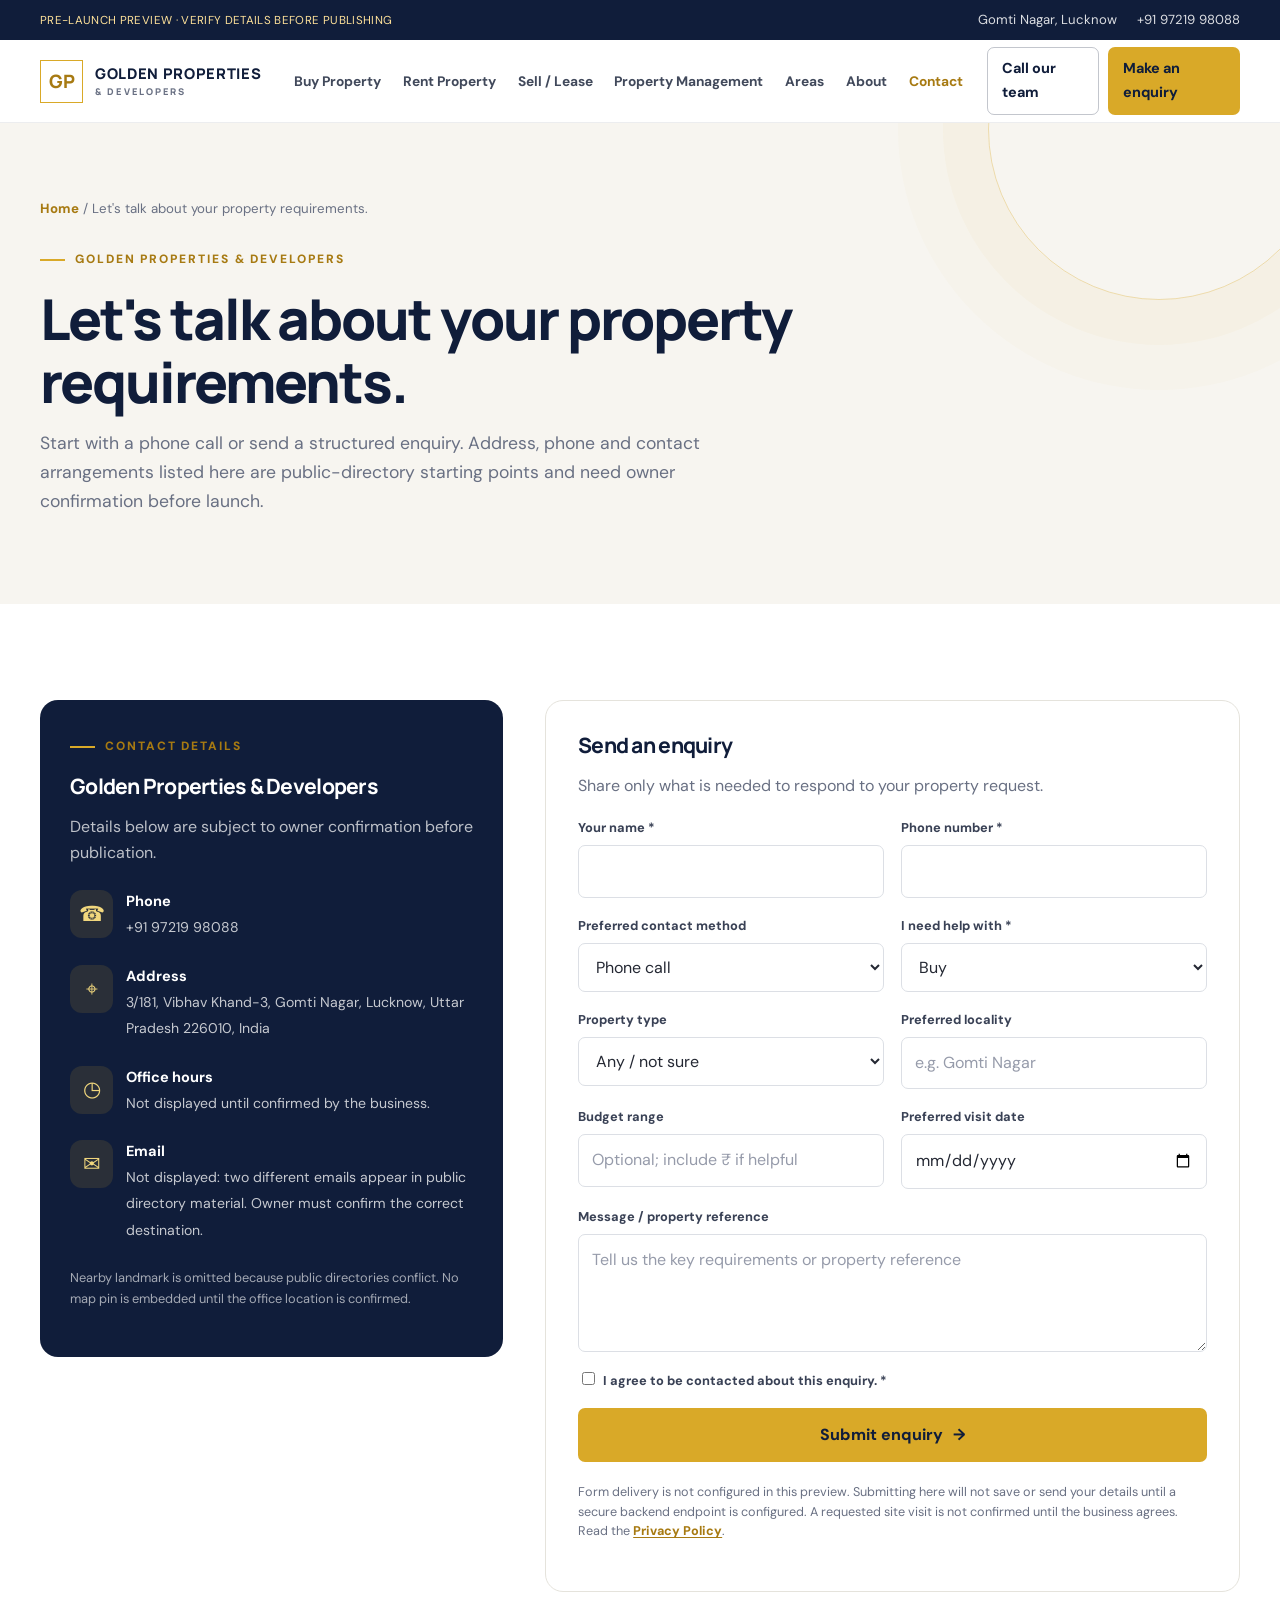
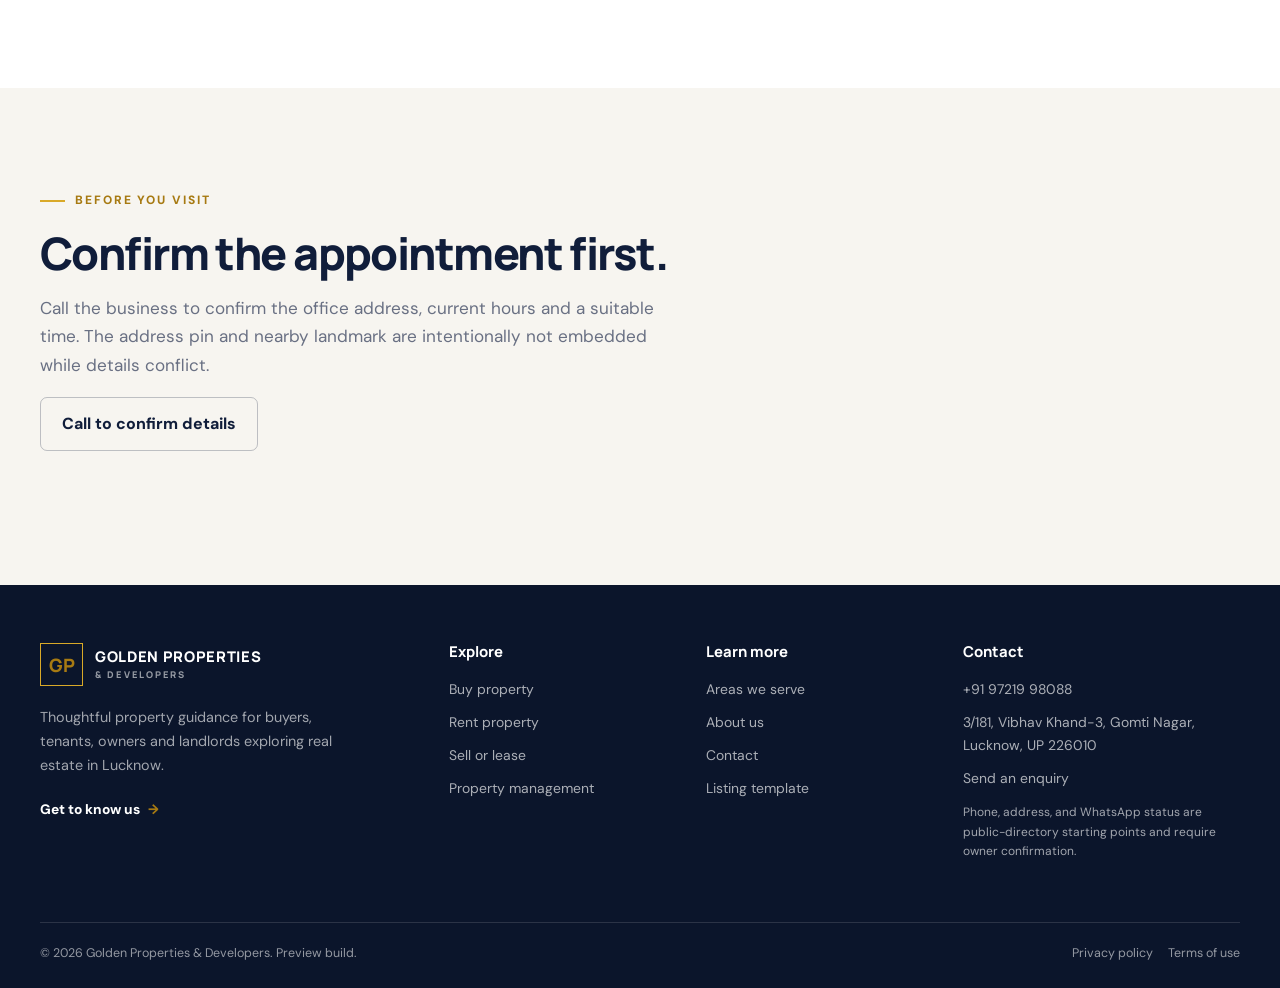
<file: contact.html>
<!doctype html><html lang="en"><head><meta charset="utf-8"><meta name="viewport" content="width=device-width, initial-scale=1"><meta name="theme-color" content="#101d3a"><title>Contact Golden Properties & Developers | Lucknow</title><meta name="description" content="Contact Golden Properties & Developers about buying, renting, selling, leasing or property-management requirements in Lucknow."><meta property="og:title" content="Contact Golden Properties & Developers | Lucknow"><meta property="og:description" content="Contact Golden Properties & Developers about buying, renting, selling, leasing or property-management requirements in Lucknow."><meta property="og:type" content="website"><link rel="icon" href="assets/favicon.svg" type="image/svg+xml"><link rel="preconnect" href="https://fonts.googleapis.com"><link rel="preconnect" href="https://fonts.gstatic.com" crossorigin><link href="https://fonts.googleapis.com/css2?family=DM+Sans:wght@400;500;600;700&family=Manrope:wght@400;500;600;700;800&display=swap" rel="stylesheet"><link rel="stylesheet" href="styles.css"><script src="site-config.js" defer></script><script src="app.js" defer></script></head><body data-page="contact"><div data-site-header></div><main><section class="subhero"><div class="container"><div class="breadcrumbs"><a href="index.html">Home</a> / Let&#39;s talk about your property requirements.</div><span class="eyebrow">GOLDEN PROPERTIES &amp; DEVELOPERS</span><h1>Let&#39;s talk about your property requirements.</h1><p>Start with a phone call or send a structured enquiry. Address, phone and contact arrangements listed here are public-directory starting points and need owner confirmation before launch.</p></div></section><section class="section"><div class="container contact-grid"><div class="contact-panel"><span class="eyebrow">Contact details</span><h3>Golden Properties &amp; Developers</h3><p>Details below are subject to owner confirmation before publication.</p><div class="contact-row"><div class="line-icon">☎</div><div><strong>Phone</strong><a data-call-link href="tel:+919721998088">+91 97219 98088</a></div></div><div class="contact-row"><div class="line-icon">⌖</div><div><strong>Address</strong><span>3/181, Vibhav Khand-3, Gomti Nagar, Lucknow, Uttar Pradesh 226010, India</span></div></div><div class="contact-row"><div class="line-icon">◷</div><div><strong>Office hours</strong><span>Not displayed until confirmed by the business.</span></div></div><div class="contact-row"><div class="line-icon">✉</div><div><strong>Email</strong><span>Not displayed: two different emails appear in public directory material. Owner must confirm the correct destination.</span></div></div><p class="small-muted" style="color:rgba(255,255,255,.62)">Nearby landmark is omitted because public directories conflict. No map pin is embedded until the office location is confirmed.</p></div><form class="form-card" id="enquiry" data-inquiry-form="general"><h3>Send an enquiry</h3><p>Share only what is needed to respond to your property request.</p><div class="form-grid"><div class="field"><label for="contact-name">Your name *</label><input id="contact-name" name="name" autocomplete="name" required></div><div class="field"><label for="contact-phone">Phone number *</label><input id="contact-phone" name="phone" type="tel" autocomplete="tel" minlength="8" required></div><div class="field"><label for="contact-method">Preferred contact method</label><select id="contact-method" name="preferredContact"><option>Phone call</option><option>WhatsApp (after confirmation)</option><option>Email (after confirmation)</option></select></div><div class="field"><label for="contact-intent">I need help with *</label><select id="contact-intent" name="intent" required><option value="Buy">Buy</option><option value="Rent">Rent</option><option value="Sell">Sell</option><option value="Lease">Lease</option><option value="Property management">Property management</option></select></div><div class="field"><label for="contact-type">Property type</label><select id="contact-type" name="propertyType"><option value="Any">Any / not sure</option><option>Plot / land</option><option>Flat / apartment</option><option>House / villa</option><option>Commercial / office</option><option>Other</option></select></div><div class="field"><label for="contact-area">Preferred locality</label><input id="contact-area" name="locality" placeholder="e.g. Gomti Nagar"></div><div class="field"><label for="contact-budget">Budget range</label><input id="contact-budget" name="budget" placeholder="Optional; include ₹ if helpful"></div><div class="field"><label for="visit-date">Preferred visit date</label><input id="visit-date" name="visitDate" type="date" min="2026-10-17"></div><div class="field field-full"><label for="contact-message">Message / property reference</label><textarea id="contact-message" name="message" placeholder="Tell us the key requirements or property reference"></textarea></div><div class="field field-full"><label><input type="checkbox" name="consent" required style="width:auto;min-height:auto;margin-right:8px">I agree to be contacted about this enquiry. *</label></div><div class="field field-full"><button class="btn" type="submit">Submit enquiry <span>→</span></button><div class="form-status" data-form-status role="status" aria-live="polite"></div><p class="form-note">Form delivery is not configured in this preview. Submitting here will not save or send your details until a secure backend endpoint is configured. A requested site visit is not confirmed until the business agrees. Read the <a href="privacy.html">Privacy Policy</a>.</p></div></div></form></div></section><section class="section section-paper"><div class="container"><div class="section-head"><span class="eyebrow">Before you visit</span><h2>Confirm the appointment first.</h2><p>Call the business to confirm the office address, current hours and a suitable time. The address pin and nearby landmark are intentionally not embedded while details conflict.</p><a class="btn btn-outline" data-call-link href="tel:+919721998088">Call to confirm details</a></div></div></section></main><div data-site-footer></div><div class="mobile-actions" data-mobile-actions></div></body></html>
</file>
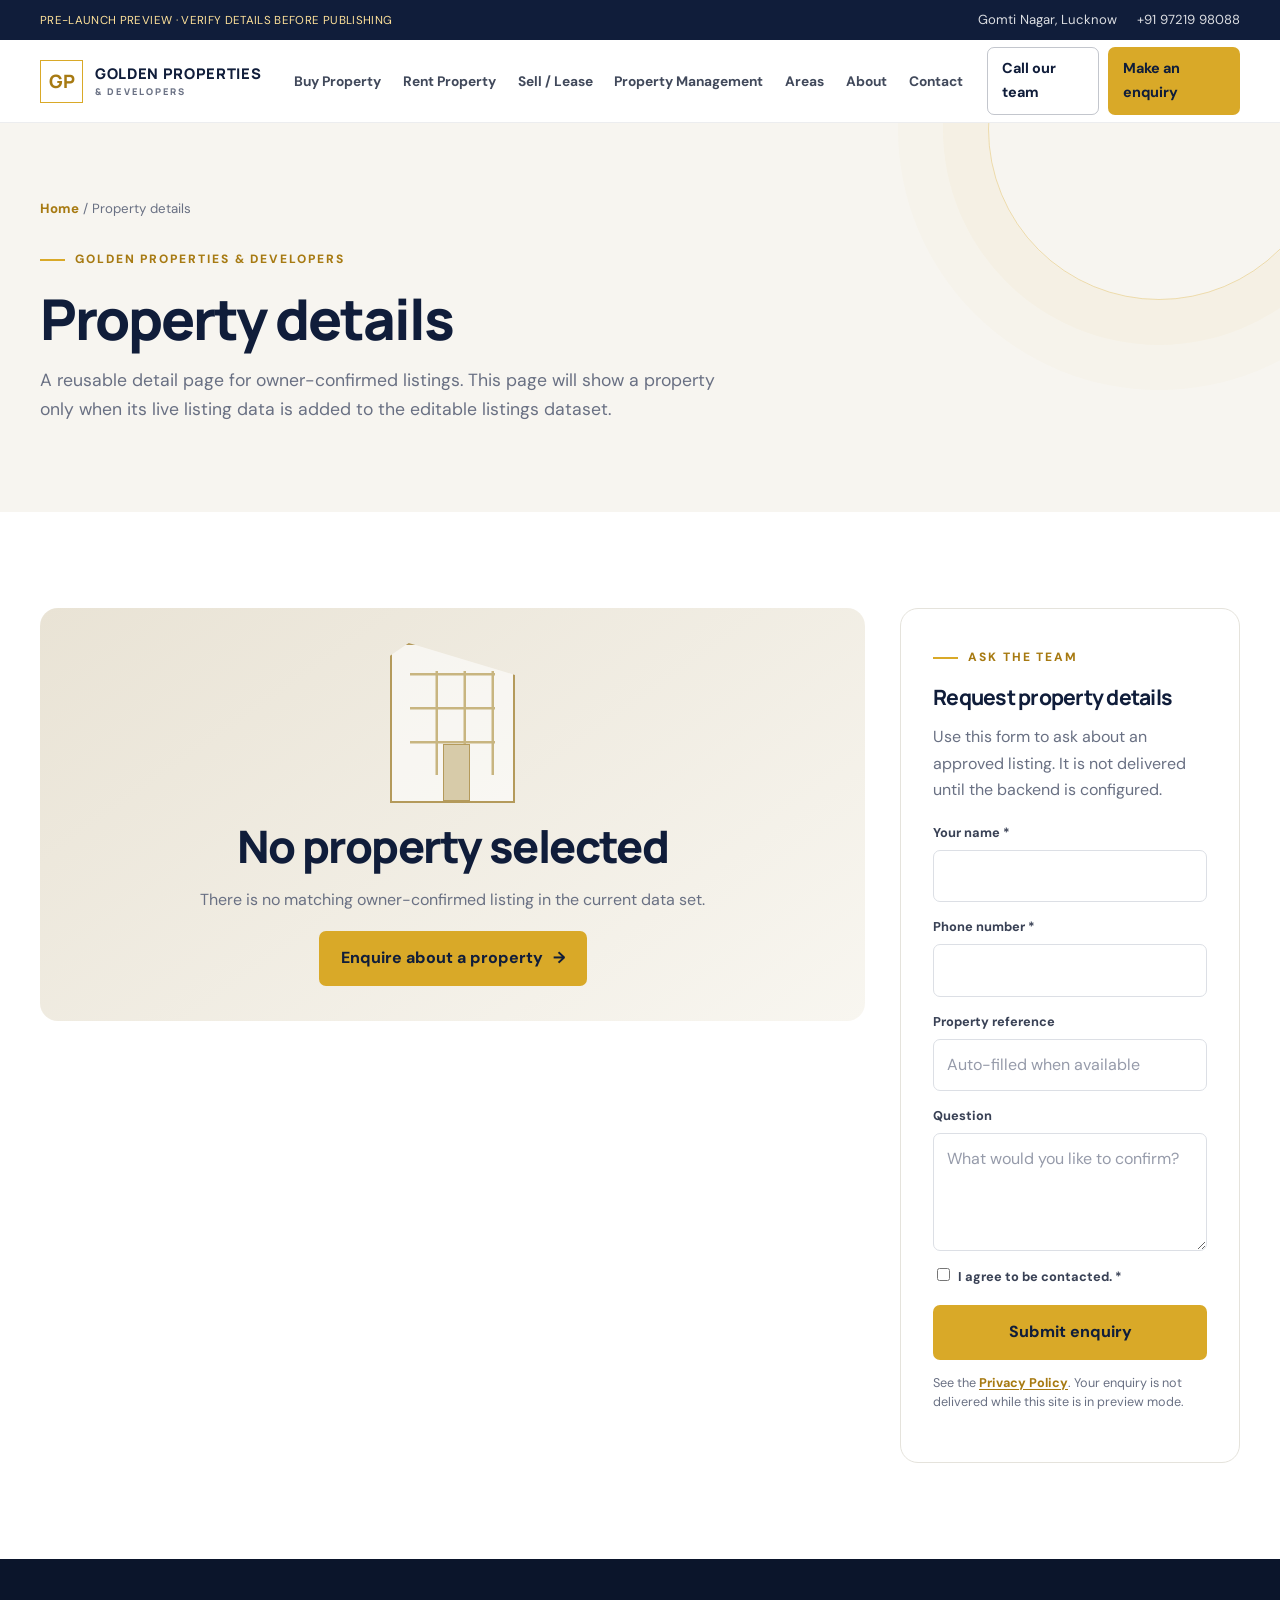
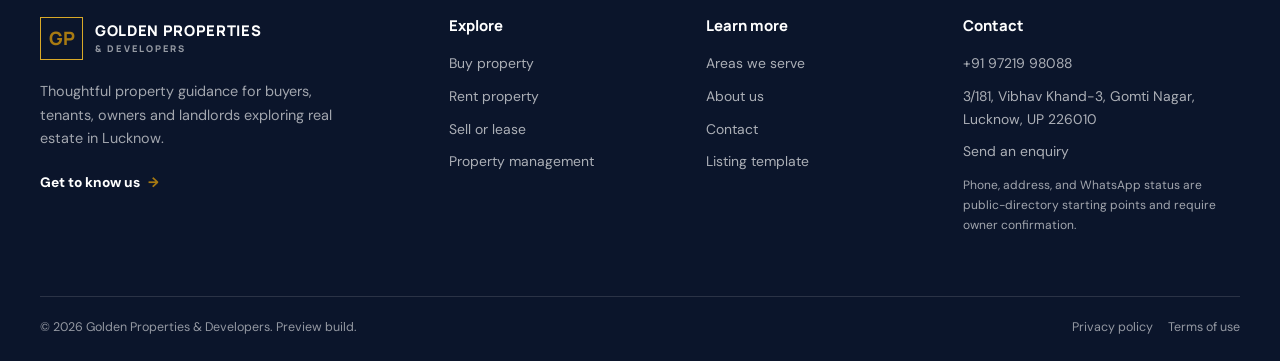
<file: listing.html>
<!doctype html><html lang="en"><head><meta charset="utf-8"><meta name="viewport" content="width=device-width, initial-scale=1"><meta name="theme-color" content="#101d3a"><title>Property Details | Golden Properties & Developers</title><meta name="description" content="Property detail template for Golden Properties & Developers in Lucknow. Published details depend on confirmed listing data."><meta property="og:title" content="Property Details | Golden Properties & Developers"><meta property="og:description" content="Property detail template for Golden Properties & Developers in Lucknow. Published details depend on confirmed listing data."><meta property="og:type" content="website"><link rel="icon" href="assets/favicon.svg" type="image/svg+xml"><link rel="preconnect" href="https://fonts.googleapis.com"><link rel="preconnect" href="https://fonts.gstatic.com" crossorigin><link href="https://fonts.googleapis.com/css2?family=DM+Sans:wght@400;500;600;700&family=Manrope:wght@400;500;600;700;800&display=swap" rel="stylesheet"><link rel="stylesheet" href="styles.css"><script src="site-config.js" defer></script><script src="app.js" defer></script></head><body data-page="listing"><div data-site-header></div><main><section class="subhero"><div class="container"><div class="breadcrumbs"><a href="index.html">Home</a> / Property details</div><span class="eyebrow">GOLDEN PROPERTIES &amp; DEVELOPERS</span><h1>Property details</h1><p>A reusable detail page for owner-confirmed listings. This page will show a property only when its live listing data is added to the editable listings dataset.</p></div></section><section class="section"><div class="container listing-shell"><div data-listing-detail><div class="listing-placeholder"><div><div class="building-art" aria-hidden="true" style="margin:0 auto 18px"></div><h2>No property selected</h2><p>There is no matching owner-confirmed listing in the current data set.</p><a class="btn" href="contact.html#enquiry">Enquire about a property <span>→</span></a></div></div></div><aside class="form-card"><span class="eyebrow">Ask the team</span><h3>Request property details</h3><p>Use this form to ask about an approved listing. It is not delivered until the backend is configured.</p><form data-inquiry-form="general"><div class="field"><label for="listing-name">Your name *</label><input id="listing-name" name="name" required autocomplete="name"></div><div class="field" style="margin-top:14px"><label for="listing-phone">Phone number *</label><input id="listing-phone" name="phone" type="tel" required minlength="8" autocomplete="tel"></div><div class="field" style="margin-top:14px"><label for="property-reference">Property reference</label><input id="property-reference" name="propertyReference" placeholder="Auto-filled when available"></div><div class="field" style="margin-top:14px"><label for="listing-message">Question</label><textarea id="listing-message" name="message" placeholder="What would you like to confirm?"></textarea></div><div class="field" style="margin-top:14px"><label><input type="checkbox" name="consent" required style="width:auto;min-height:auto;margin-right:8px">I agree to be contacted. *</label></div><button class="btn" style="margin-top:18px;width:100%" type="submit">Submit enquiry</button><div class="form-status" data-form-status role="status" aria-live="polite"></div><p class="form-note">See the <a href="privacy.html">Privacy Policy</a>. Your enquiry is not delivered while this site is in preview mode.</p></form></aside></div></section></main><div data-site-footer></div><div class="mobile-actions" data-mobile-actions></div></body></html>
</file>
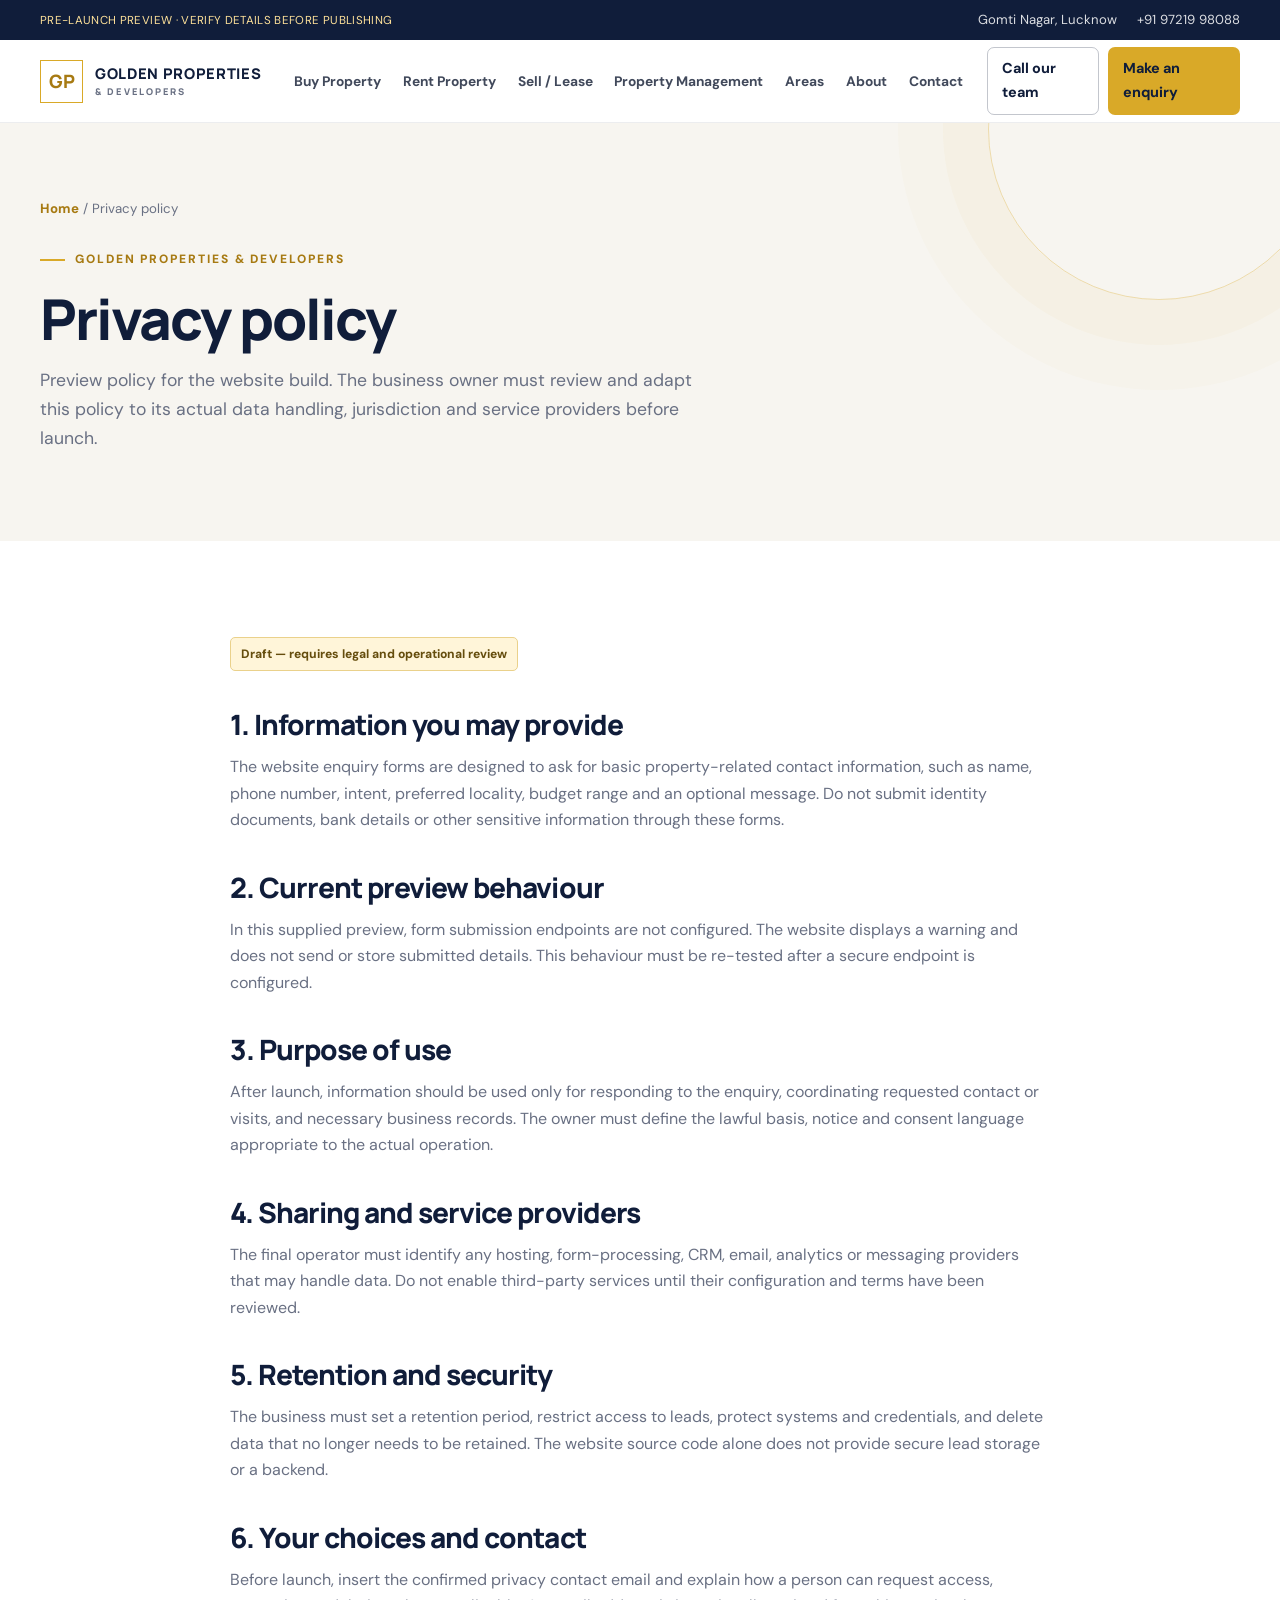
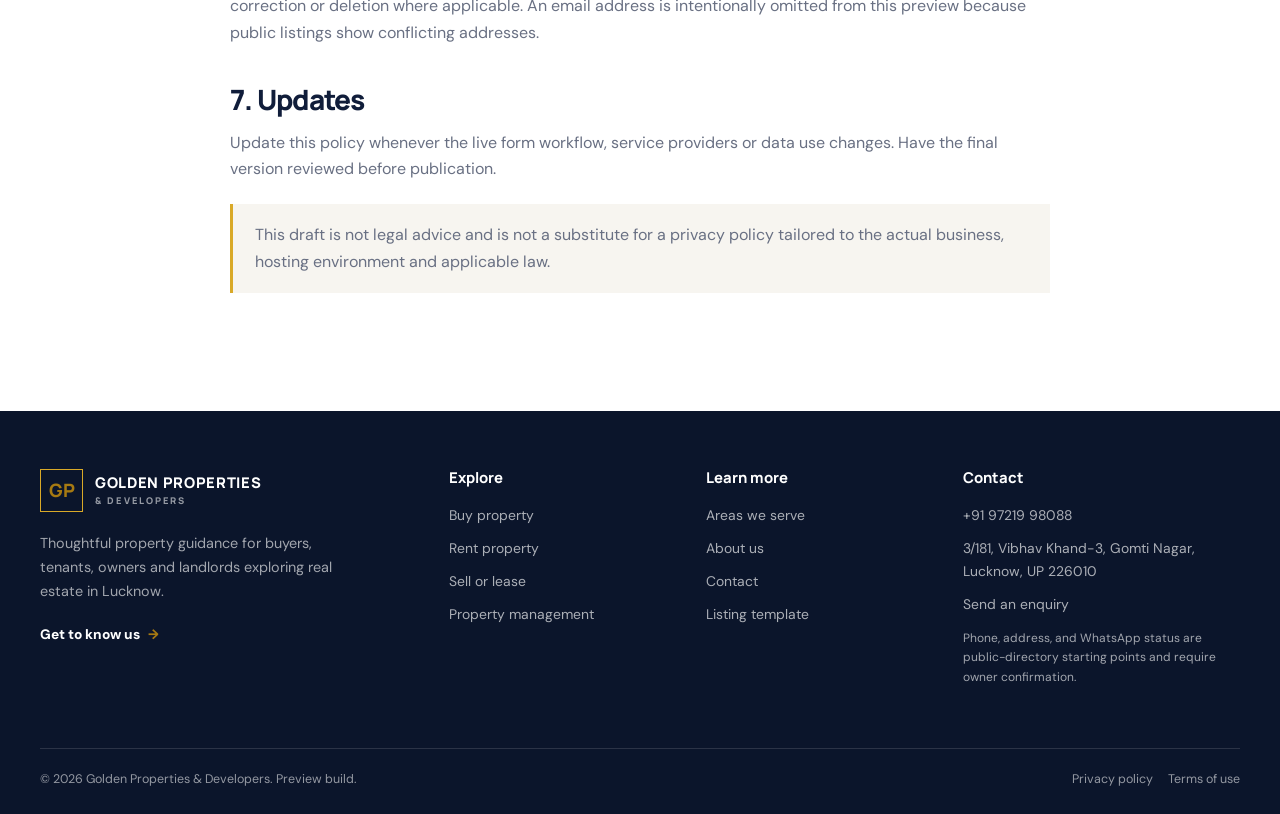
<file: privacy.html>
<!doctype html><html lang="en"><head><meta charset="utf-8"><meta name="viewport" content="width=device-width, initial-scale=1"><meta name="theme-color" content="#101d3a"><title>Privacy Policy | Golden Properties & Developers</title><meta name="description" content="Preview privacy policy for property enquiry information collected by Golden Properties & Developers. Must be reviewed against the final operating setup."><meta property="og:title" content="Privacy Policy | Golden Properties & Developers"><meta property="og:description" content="Preview privacy policy for property enquiry information collected by Golden Properties & Developers. Must be reviewed against the final operating setup."><meta property="og:type" content="website"><link rel="icon" href="assets/favicon.svg" type="image/svg+xml"><link rel="preconnect" href="https://fonts.googleapis.com"><link rel="preconnect" href="https://fonts.gstatic.com" crossorigin><link href="https://fonts.googleapis.com/css2?family=DM+Sans:wght@400;500;600;700&family=Manrope:wght@400;500;600;700;800&display=swap" rel="stylesheet"><link rel="stylesheet" href="styles.css"><script src="site-config.js" defer></script><script src="app.js" defer></script></head><body data-page="privacy"><div data-site-header></div><main><section class="subhero"><div class="container"><div class="breadcrumbs"><a href="index.html">Home</a> / Privacy policy</div><span class="eyebrow">GOLDEN PROPERTIES &amp; DEVELOPERS</span><h1>Privacy policy</h1><p>Preview policy for the website build. The business owner must review and adapt this policy to its actual data handling, jurisdiction and service providers before launch.</p></div></section><section class="section"><div class="container prose"><span class="status-note">Draft — requires legal and operational review</span><h2>1. Information you may provide</h2><p>The website enquiry forms are designed to ask for basic property-related contact information, such as name, phone number, intent, preferred locality, budget range and an optional message. Do not submit identity documents, bank details or other sensitive information through these forms.</p><h2>2. Current preview behaviour</h2><p>In this supplied preview, form submission endpoints are not configured. The website displays a warning and does not send or store submitted details. This behaviour must be re-tested after a secure endpoint is configured.</p><h2>3. Purpose of use</h2><p>After launch, information should be used only for responding to the enquiry, coordinating requested contact or visits, and necessary business records. The owner must define the lawful basis, notice and consent language appropriate to the actual operation.</p><h2>4. Sharing and service providers</h2><p>The final operator must identify any hosting, form-processing, CRM, email, analytics or messaging providers that may handle data. Do not enable third-party services until their configuration and terms have been reviewed.</p><h2>5. Retention and security</h2><p>The business must set a retention period, restrict access to leads, protect systems and credentials, and delete data that no longer needs to be retained. The website source code alone does not provide secure lead storage or a backend.</p><h2>6. Your choices and contact</h2><p>Before launch, insert the confirmed privacy contact email and explain how a person can request access, correction or deletion where applicable. An email address is intentionally omitted from this preview because public listings show conflicting addresses.</p><h2>7. Updates</h2><p>Update this policy whenever the live form workflow, service providers or data use changes. Have the final version reviewed before publication.</p><div class="callout">This draft is not legal advice and is not a substitute for a privacy policy tailored to the actual business, hosting environment and applicable law.</div></div></section></main><div data-site-footer></div><div class="mobile-actions" data-mobile-actions></div></body></html>
</file>
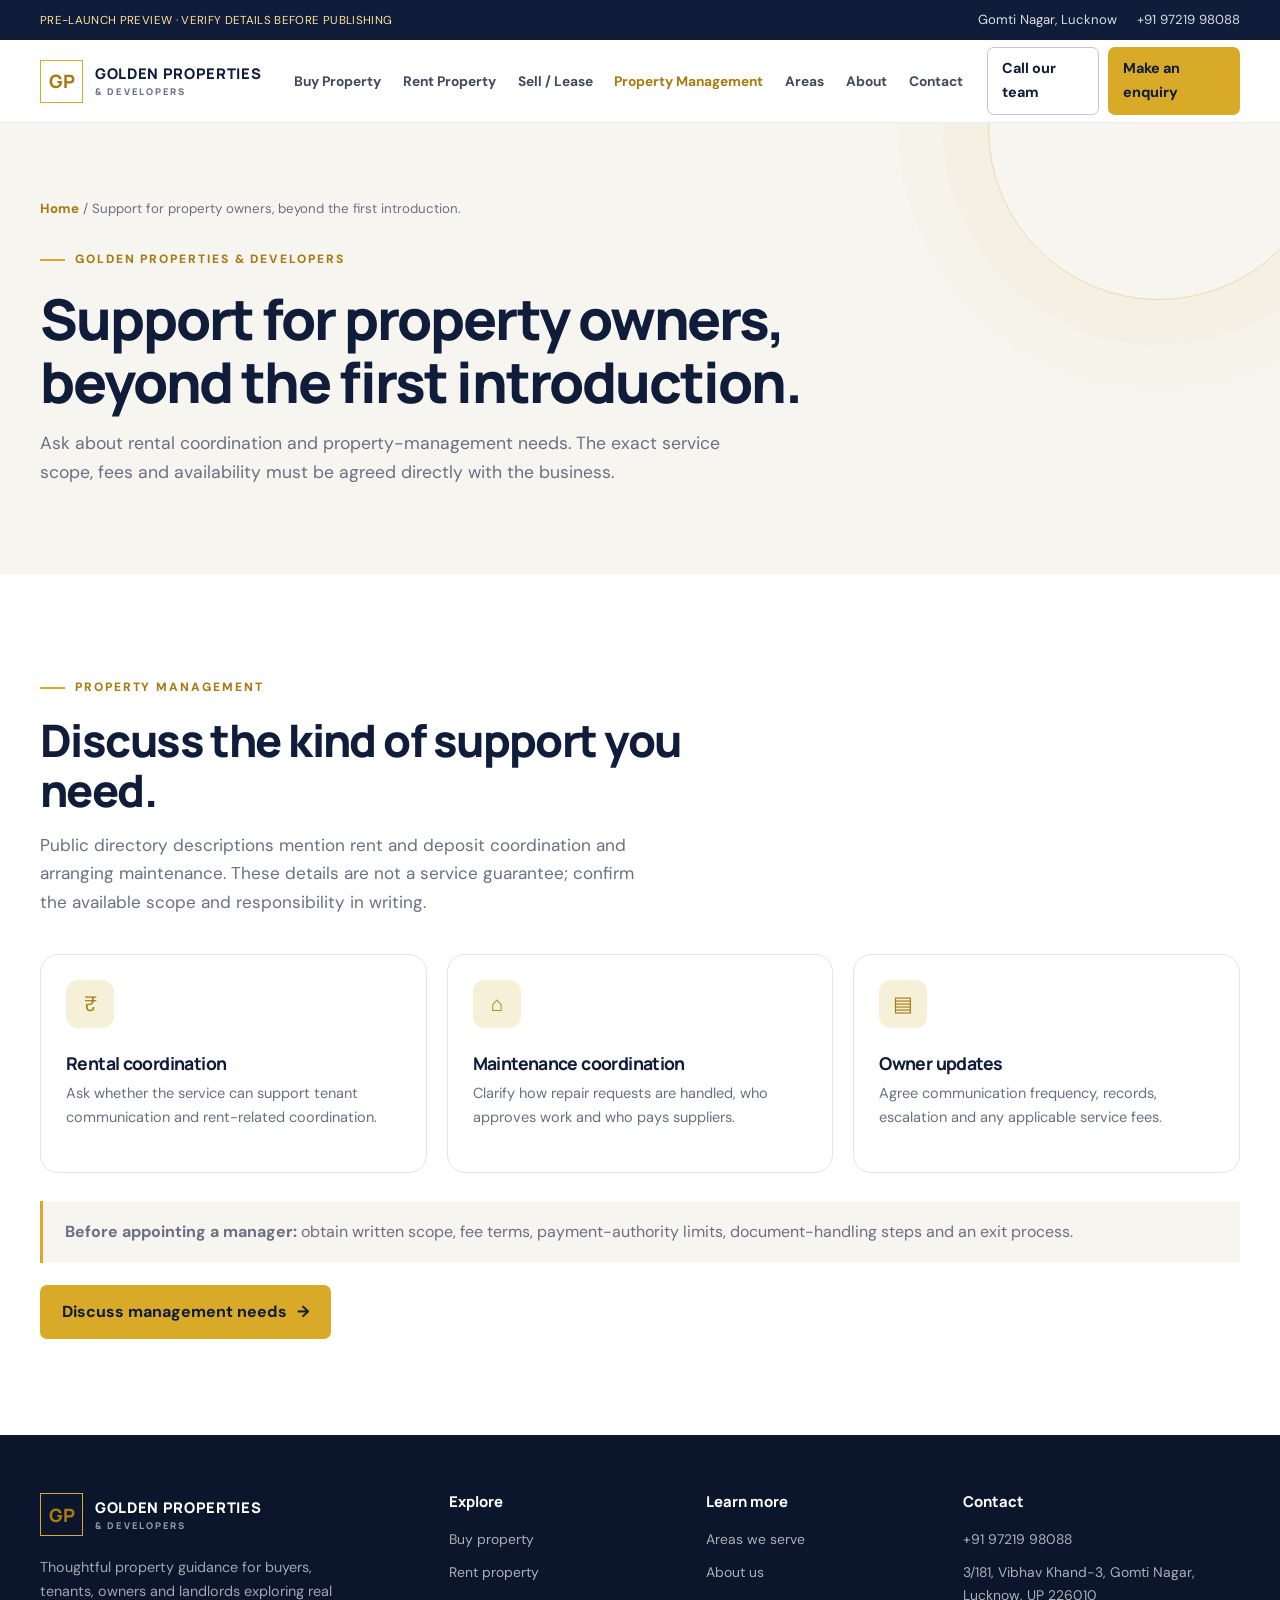
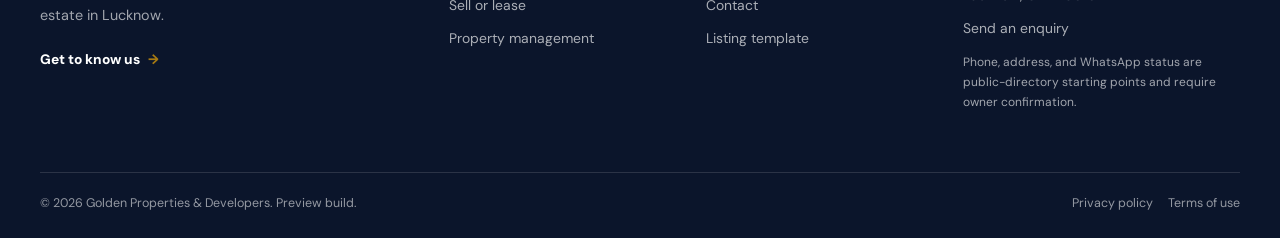
<file: property-management.html>
<!doctype html><html lang="en"><head><meta charset="utf-8"><meta name="viewport" content="width=device-width, initial-scale=1"><meta name="theme-color" content="#101d3a"><title>Property Management in Lucknow | Golden Properties</title><meta name="description" content="Enquire about rental and property-management coordination in Lucknow. Confirm service scope and terms directly with the business."><meta property="og:title" content="Property Management in Lucknow | Golden Properties"><meta property="og:description" content="Enquire about rental and property-management coordination in Lucknow. Confirm service scope and terms directly with the business."><meta property="og:type" content="website"><link rel="icon" href="assets/favicon.svg" type="image/svg+xml"><link rel="preconnect" href="https://fonts.googleapis.com"><link rel="preconnect" href="https://fonts.gstatic.com" crossorigin><link href="https://fonts.googleapis.com/css2?family=DM+Sans:wght@400;500;600;700&family=Manrope:wght@400;500;600;700;800&display=swap" rel="stylesheet"><link rel="stylesheet" href="styles.css"><script src="site-config.js" defer></script><script src="app.js" defer></script></head><body data-page="management"><div data-site-header></div><main><section class="subhero"><div class="container"><div class="breadcrumbs"><a href="index.html">Home</a> / Support for property owners, beyond the first introduction.</div><span class="eyebrow">GOLDEN PROPERTIES &amp; DEVELOPERS</span><h1>Support for property owners, beyond the first introduction.</h1><p>Ask about rental coordination and property-management needs. The exact service scope, fees and availability must be agreed directly with the business.</p></div></section><section class="section"><div class="container"><div class="section-head"><span class="eyebrow">Property management</span><h2>Discuss the kind of support you need.</h2><p>Public directory descriptions mention rent and deposit coordination and arranging maintenance. These details are not a service guarantee; confirm the available scope and responsibility in writing.</p></div><div class="grid-3"><article class="category-card"><div class="line-icon">₹</div><h3>Rental coordination</h3><p>Ask whether the service can support tenant communication and rent-related coordination.</p></article><article class="category-card"><div class="line-icon">⌂</div><h3>Maintenance coordination</h3><p>Clarify how repair requests are handled, who approves work and who pays suppliers.</p></article><article class="category-card"><div class="line-icon">▤</div><h3>Owner updates</h3><p>Agree communication frequency, records, escalation and any applicable service fees.</p></article></div><div class="callout" style="margin-top:28px"><strong>Before appointing a manager:</strong> obtain written scope, fee terms, payment-authority limits, document-handling steps and an exit process.</div><a class="btn" href="contact.html#enquiry">Discuss management needs <span>→</span></a></div></section></main><div data-site-footer></div><div class="mobile-actions" data-mobile-actions></div></body></html>
</file>
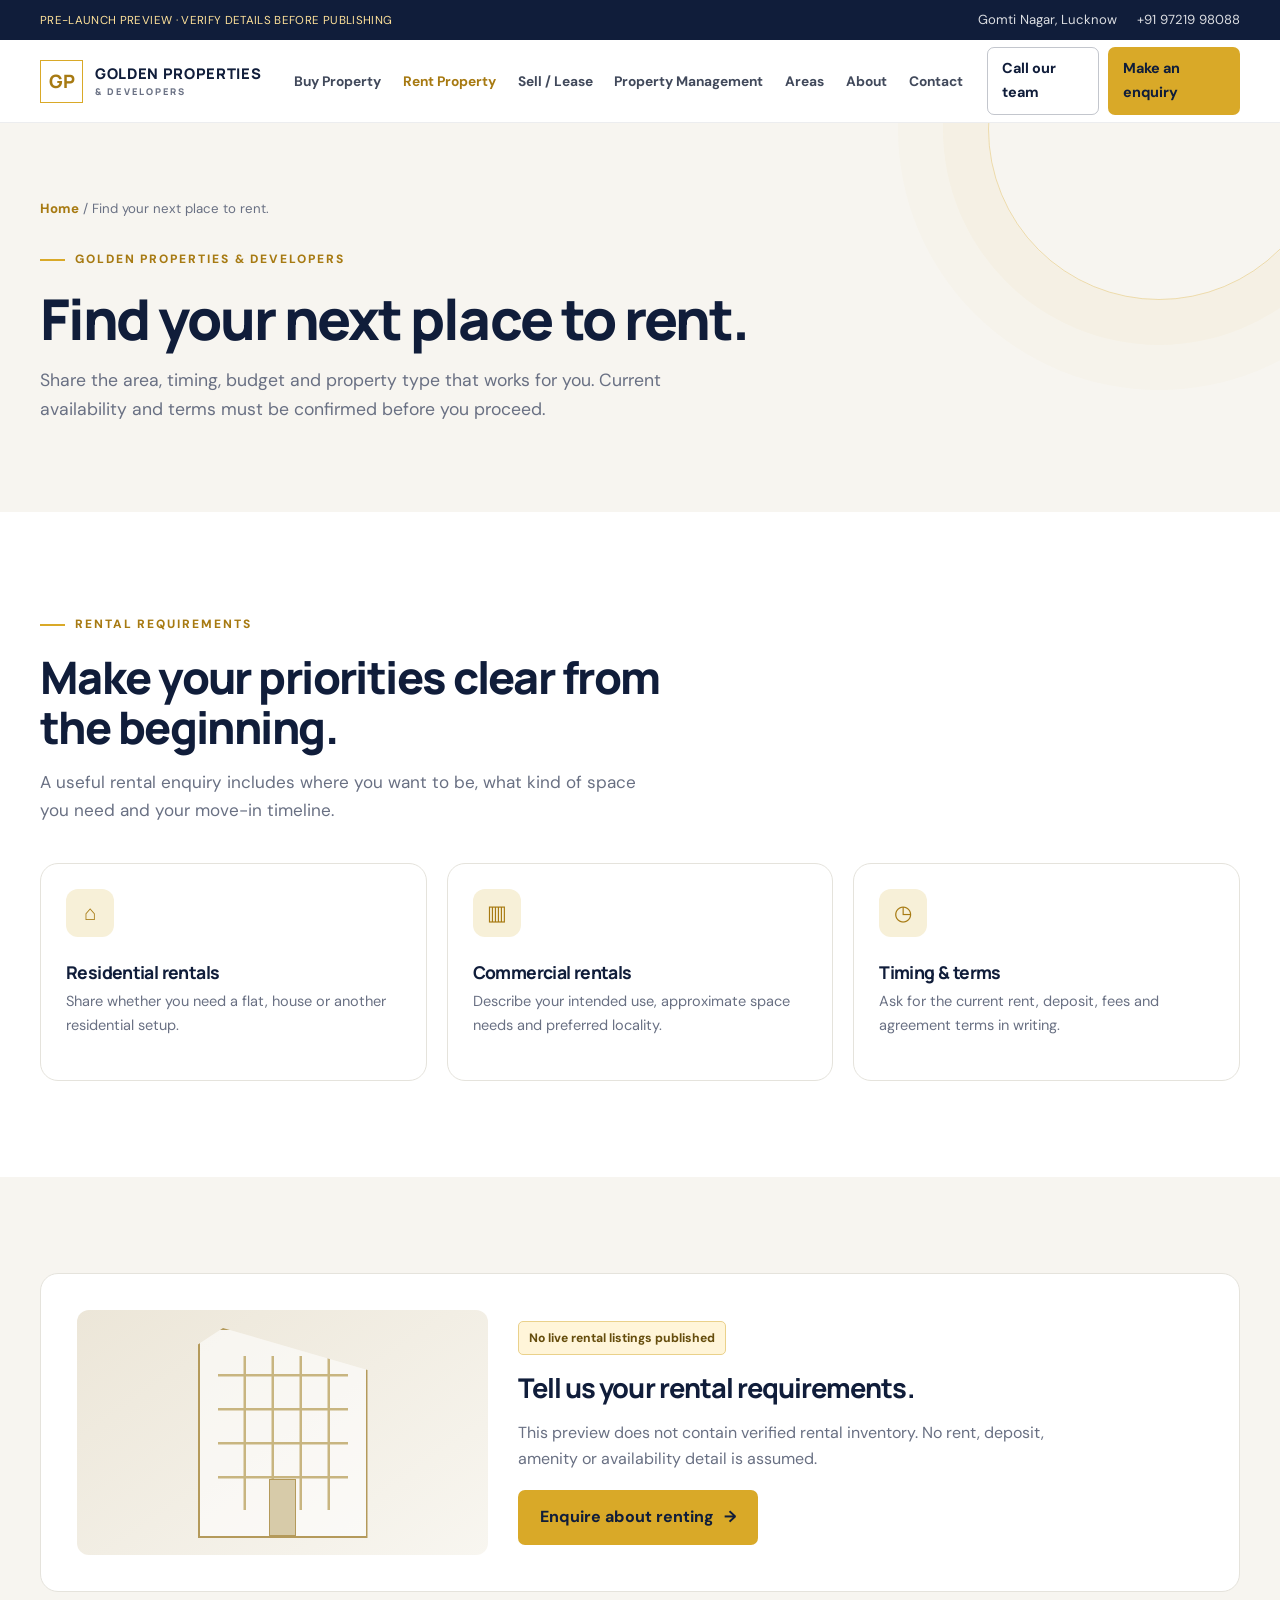
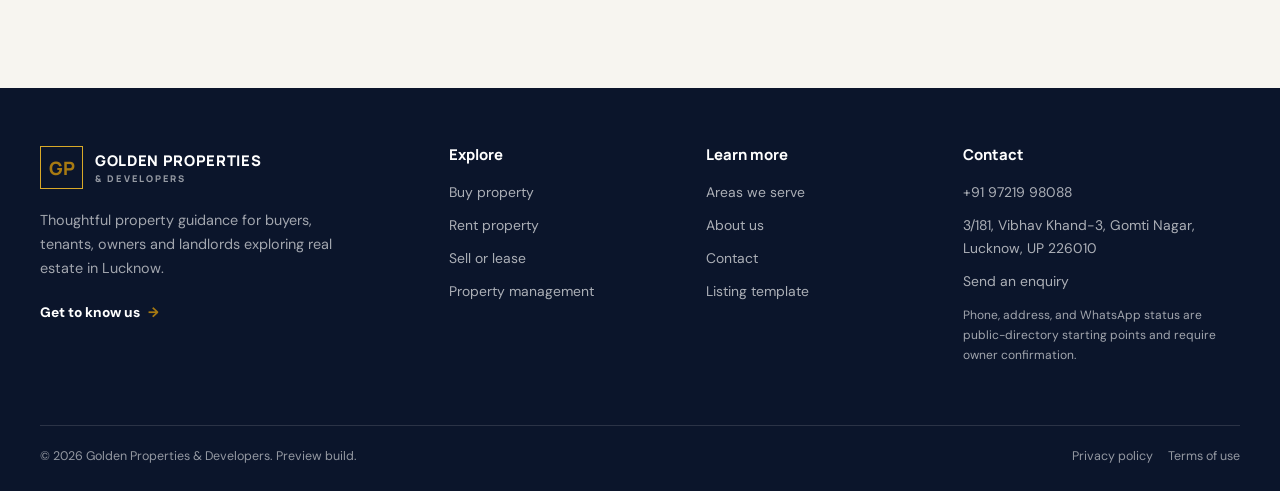
<file: rent.html>
<!doctype html><html lang="en"><head><meta charset="utf-8"><meta name="viewport" content="width=device-width, initial-scale=1"><meta name="theme-color" content="#101d3a"><title>Rent Property in Lucknow | Golden Properties & Developers</title><meta name="description" content="Enquire about residential and commercial rental options in Lucknow. Share your preferred location, property type and budget."><meta property="og:title" content="Rent Property in Lucknow | Golden Properties & Developers"><meta property="og:description" content="Enquire about residential and commercial rental options in Lucknow. Share your preferred location, property type and budget."><meta property="og:type" content="website"><link rel="icon" href="assets/favicon.svg" type="image/svg+xml"><link rel="preconnect" href="https://fonts.googleapis.com"><link rel="preconnect" href="https://fonts.gstatic.com" crossorigin><link href="https://fonts.googleapis.com/css2?family=DM+Sans:wght@400;500;600;700&family=Manrope:wght@400;500;600;700;800&display=swap" rel="stylesheet"><link rel="stylesheet" href="styles.css"><script src="site-config.js" defer></script><script src="app.js" defer></script></head><body data-page="rent"><div data-site-header></div><main><section class="subhero"><div class="container"><div class="breadcrumbs"><a href="index.html">Home</a> / Find your next place to rent.</div><span class="eyebrow">GOLDEN PROPERTIES &amp; DEVELOPERS</span><h1>Find your next place to rent.</h1><p>Share the area, timing, budget and property type that works for you. Current availability and terms must be confirmed before you proceed.</p></div></section><section class="section"><div class="container"><div class="section-head"><span class="eyebrow">Rental requirements</span><h2>Make your priorities clear from the beginning.</h2><p>A useful rental enquiry includes where you want to be, what kind of space you need and your move-in timeline.</p></div><div class="grid-3"><article class="category-card"><div class="line-icon">⌂</div><h3>Residential rentals</h3><p>Share whether you need a flat, house or another residential setup.</p></article><article class="category-card"><div class="line-icon">▥</div><h3>Commercial rentals</h3><p>Describe your intended use, approximate space needs and preferred locality.</p></article><article class="category-card"><div class="line-icon">◷</div><h3>Timing &amp; terms</h3><p>Ask for the current rent, deposit, fees and agreement terms in writing.</p></article></div></div></section><section class="section section-paper"><div class="container"><div class="empty-inventory"><div class="empty-illustration" aria-hidden="true"><div class="building-art"></div></div><div class="empty-copy"><span class="status-note">No live rental listings published</span><h3 style="margin-top:18px;font-size:1.7rem">Tell us your rental requirements.</h3><p>This preview does not contain verified rental inventory. No rent, deposit, amenity or availability detail is assumed.</p><a class="btn" href="contact.html#enquiry">Enquire about renting <span>→</span></a></div></div></div></section></main><div data-site-footer></div><div class="mobile-actions" data-mobile-actions></div></body></html>
</file>
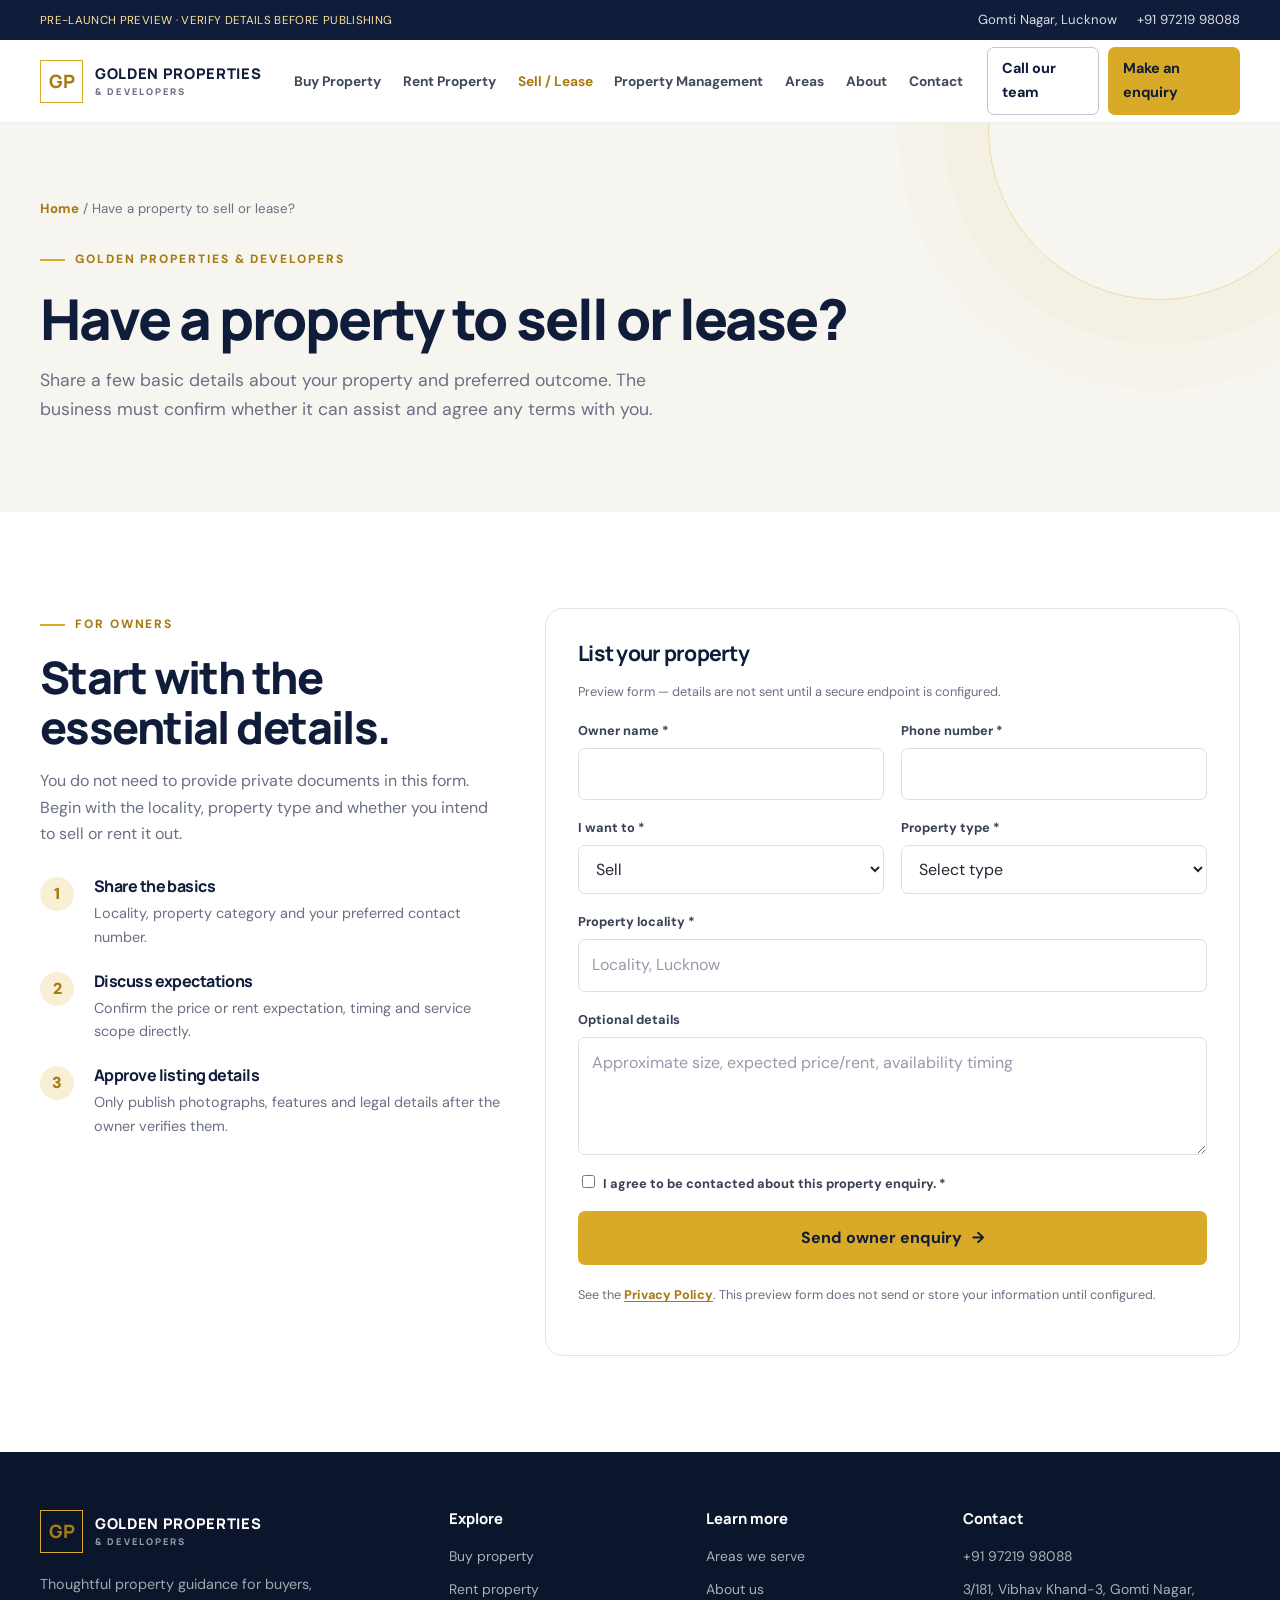
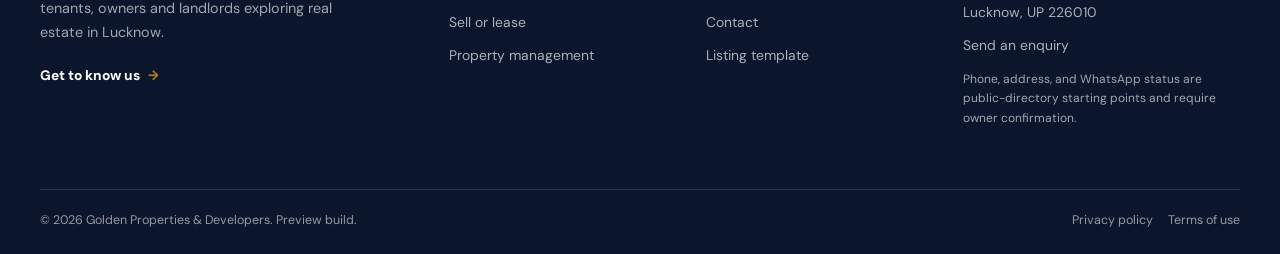
<file: sell-lease.html>
<!doctype html><html lang="en"><head><meta charset="utf-8"><meta name="viewport" content="width=device-width, initial-scale=1"><meta name="theme-color" content="#101d3a"><title>Sell or Lease Your Property in Lucknow | Golden Properties</title><meta name="description" content="Contact Golden Properties & Developers to discuss selling or leasing property in Lucknow. Share basic property details for follow-up."><meta property="og:title" content="Sell or Lease Your Property in Lucknow | Golden Properties"><meta property="og:description" content="Contact Golden Properties & Developers to discuss selling or leasing property in Lucknow. Share basic property details for follow-up."><meta property="og:type" content="website"><link rel="icon" href="assets/favicon.svg" type="image/svg+xml"><link rel="preconnect" href="https://fonts.googleapis.com"><link rel="preconnect" href="https://fonts.gstatic.com" crossorigin><link href="https://fonts.googleapis.com/css2?family=DM+Sans:wght@400;500;600;700&family=Manrope:wght@400;500;600;700;800&display=swap" rel="stylesheet"><link rel="stylesheet" href="styles.css"><script src="site-config.js" defer></script><script src="app.js" defer></script></head><body data-page="sell"><div data-site-header></div><main><section class="subhero"><div class="container"><div class="breadcrumbs"><a href="index.html">Home</a> / Have a property to sell or lease?</div><span class="eyebrow">GOLDEN PROPERTIES &amp; DEVELOPERS</span><h1>Have a property to sell or lease?</h1><p>Share a few basic details about your property and preferred outcome. The business must confirm whether it can assist and agree any terms with you.</p></div></section><section class="section"><div class="container contact-grid"><div><span class="eyebrow">For owners</span><h2>Start with the essential details.</h2><p>You do not need to provide private documents in this form. Begin with the locality, property type and whether you intend to sell or rent it out.</p><div class="trust-list"><div class="trust-item"><div class="check-mark">1</div><div><h3>Share the basics</h3><p>Locality, property category and your preferred contact number.</p></div></div><div class="trust-item"><div class="check-mark">2</div><div><h3>Discuss expectations</h3><p>Confirm the price or rent expectation, timing and service scope directly.</p></div></div><div class="trust-item"><div class="check-mark">3</div><div><h3>Approve listing details</h3><p>Only publish photographs, features and legal details after the owner verifies them.</p></div></div></div></div><form class="form-card" data-inquiry-form="property"><h3>List your property</h3><p class="small-muted">Preview form — details are not sent until a secure endpoint is configured.</p><div class="form-grid"><div class="field"><label for="owner-name">Owner name *</label><input id="owner-name" name="name" required autocomplete="name"></div><div class="field"><label for="owner-phone">Phone number *</label><input id="owner-phone" name="phone" type="tel" required minlength="8" autocomplete="tel"></div><div class="field"><label for="owner-intent">I want to *</label><select id="owner-intent" name="intent" required><option value="Sell">Sell</option><option value="Rent / lease">Rent / lease</option><option value="Undecided">Discuss options</option></select></div><div class="field"><label for="owner-type">Property type *</label><select id="owner-type" name="propertyType" required><option value="">Select type</option><option>Plot / land</option><option>Flat / apartment</option><option>Independent house</option><option>Villa</option><option>Commercial / office</option><option>Other</option></select></div><div class="field field-full"><label for="owner-locality">Property locality *</label><input id="owner-locality" name="locality" required placeholder="Locality, Lucknow"></div><div class="field field-full"><label for="owner-details">Optional details</label><textarea id="owner-details" name="details" placeholder="Approximate size, expected price/rent, availability timing"></textarea></div><div class="field field-full"><label><input type="checkbox" name="consent" required style="width:auto;min-height:auto;margin-right:8px">I agree to be contacted about this property enquiry. *</label></div><div class="field field-full"><button class="btn" type="submit">Send owner enquiry <span>→</span></button><div class="form-status" data-form-status role="status" aria-live="polite"></div><p class="form-note">See the <a href="privacy.html">Privacy Policy</a>. This preview form does not send or store your information until configured.</p></div></div></form></div></section></main><div data-site-footer></div><div class="mobile-actions" data-mobile-actions></div></body></html>
</file>
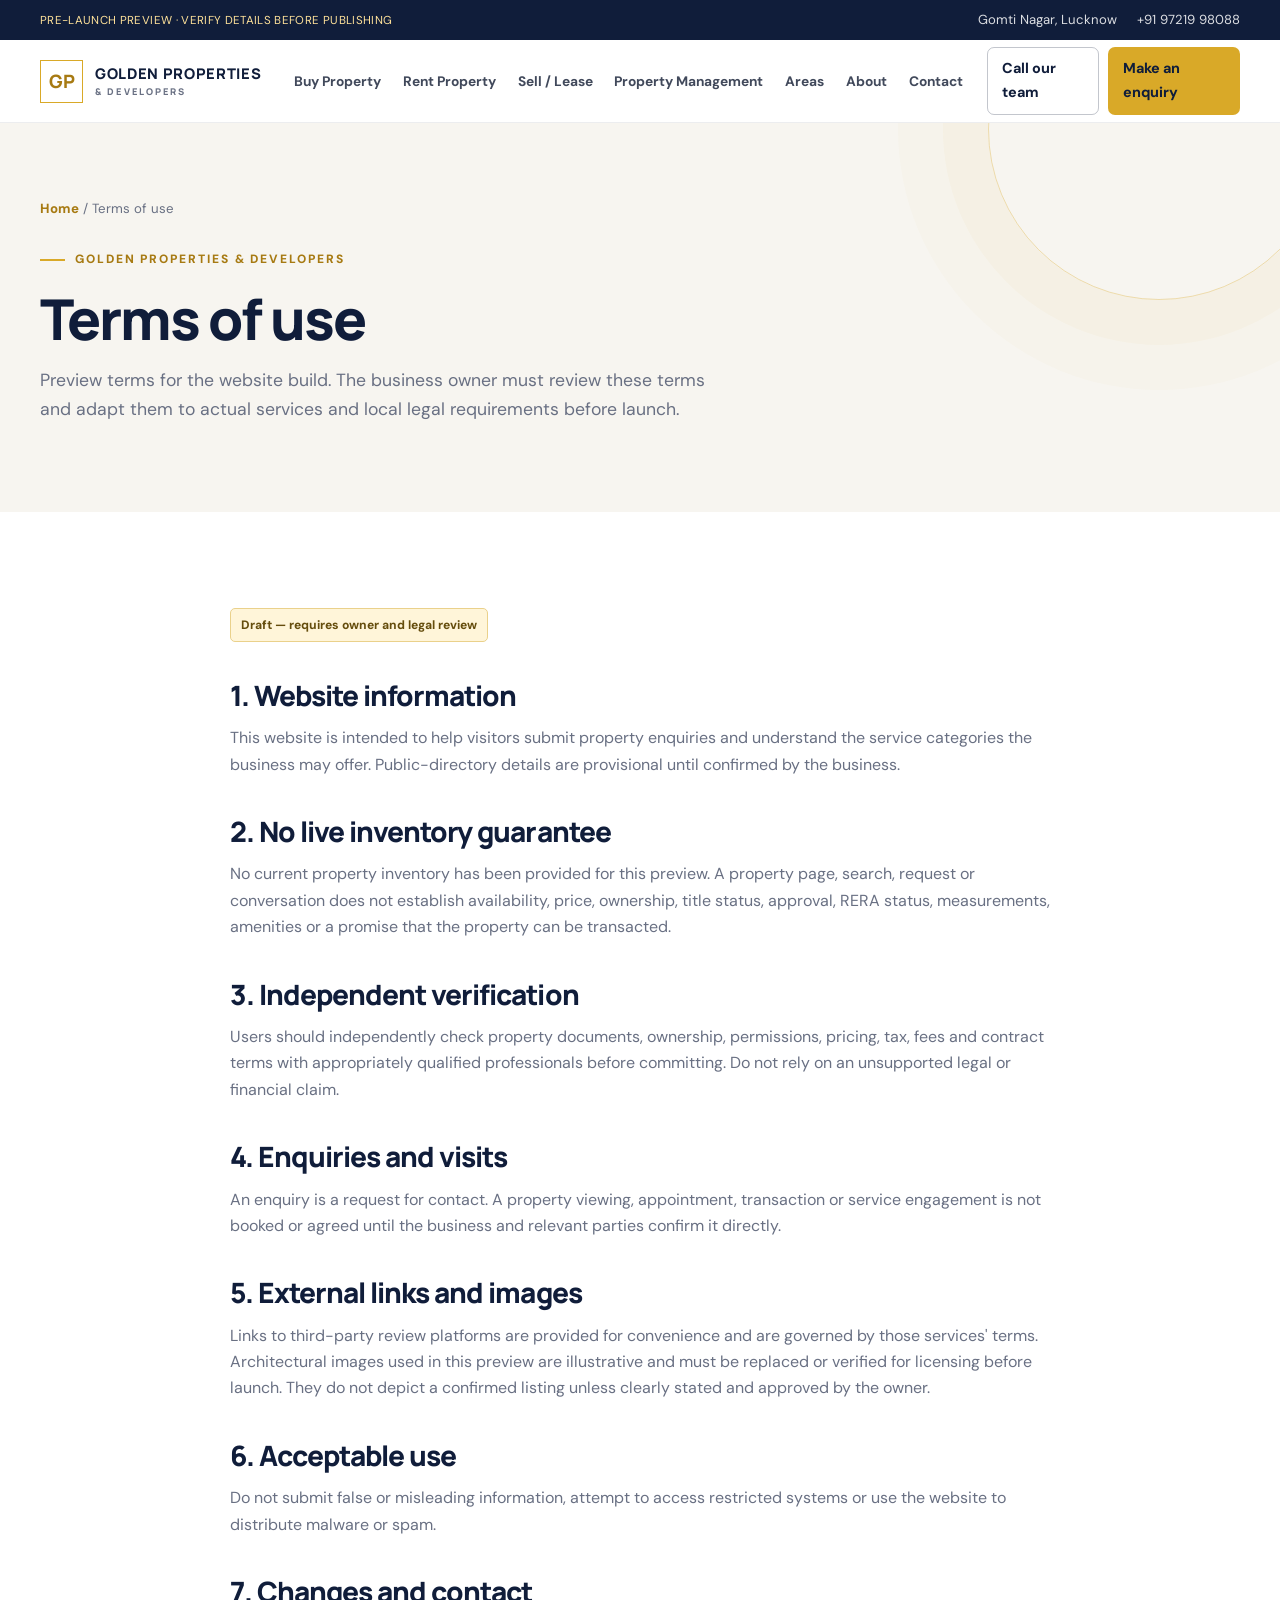
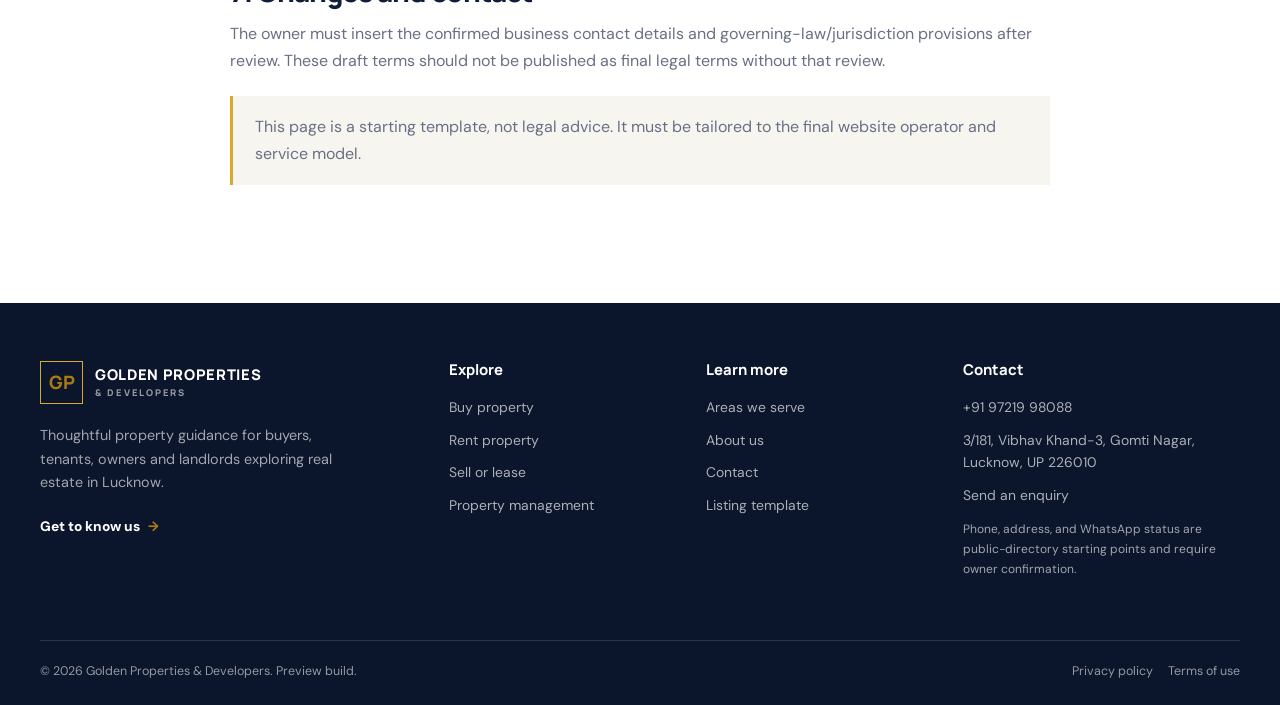
<file: terms.html>
<!doctype html><html lang="en"><head><meta charset="utf-8"><meta name="viewport" content="width=device-width, initial-scale=1"><meta name="theme-color" content="#101d3a"><title>Terms of Use | Golden Properties & Developers</title><meta name="description" content="Draft terms of use for the Golden Properties & Developers website preview. Complete and review before publication."><meta property="og:title" content="Terms of Use | Golden Properties & Developers"><meta property="og:description" content="Draft terms of use for the Golden Properties & Developers website preview. Complete and review before publication."><meta property="og:type" content="website"><link rel="icon" href="assets/favicon.svg" type="image/svg+xml"><link rel="preconnect" href="https://fonts.googleapis.com"><link rel="preconnect" href="https://fonts.gstatic.com" crossorigin><link href="https://fonts.googleapis.com/css2?family=DM+Sans:wght@400;500;600;700&family=Manrope:wght@400;500;600;700;800&display=swap" rel="stylesheet"><link rel="stylesheet" href="styles.css"><script src="site-config.js" defer></script><script src="app.js" defer></script></head><body data-page="terms"><div data-site-header></div><main><section class="subhero"><div class="container"><div class="breadcrumbs"><a href="index.html">Home</a> / Terms of use</div><span class="eyebrow">GOLDEN PROPERTIES &amp; DEVELOPERS</span><h1>Terms of use</h1><p>Preview terms for the website build. The business owner must review these terms and adapt them to actual services and local legal requirements before launch.</p></div></section><section class="section"><div class="container prose"><span class="status-note">Draft — requires owner and legal review</span><h2>1. Website information</h2><p>This website is intended to help visitors submit property enquiries and understand the service categories the business may offer. Public-directory details are provisional until confirmed by the business.</p><h2>2. No live inventory guarantee</h2><p>No current property inventory has been provided for this preview. A property page, search, request or conversation does not establish availability, price, ownership, title status, approval, RERA status, measurements, amenities or a promise that the property can be transacted.</p><h2>3. Independent verification</h2><p>Users should independently check property documents, ownership, permissions, pricing, tax, fees and contract terms with appropriately qualified professionals before committing. Do not rely on an unsupported legal or financial claim.</p><h2>4. Enquiries and visits</h2><p>An enquiry is a request for contact. A property viewing, appointment, transaction or service engagement is not booked or agreed until the business and relevant parties confirm it directly.</p><h2>5. External links and images</h2><p>Links to third-party review platforms are provided for convenience and are governed by those services' terms. Architectural images used in this preview are illustrative and must be replaced or verified for licensing before launch. They do not depict a confirmed listing unless clearly stated and approved by the owner.</p><h2>6. Acceptable use</h2><p>Do not submit false or misleading information, attempt to access restricted systems or use the website to distribute malware or spam.</p><h2>7. Changes and contact</h2><p>The owner must insert the confirmed business contact details and governing-law/jurisdiction provisions after review. These draft terms should not be published as final legal terms without that review.</p><div class="callout">This page is a starting template, not legal advice. It must be tailored to the final website operator and service model.</div></div></section></main><div data-site-footer></div><div class="mobile-actions" data-mobile-actions></div></body></html>
</file>
<file: styles.css>
:root{--navy:#101d3a;--navy2:#172747;--gold:#d9a928;--gold-dark:#a77a12;--ink:#242833;--muted:#697083;--paper:#f7f5f0;--white:#fff;--line:#e5e3dc;--soft:#ece9e0;--green:#2e6655;--radius:18px;--shadow:0 18px 55px rgba(16,29,58,.10);--max:1200px}
*{box-sizing:border-box}html{scroll-behavior:smooth;scroll-padding-top:100px}body{margin:0;background:var(--white);color:var(--ink);font:16px/1.65 'DM Sans',sans-serif;-webkit-font-smoothing:antialiased}h1,h2,h3,h4{font-family:'Manrope',sans-serif;letter-spacing:-.035em;line-height:1.12;margin:0 0 16px;color:var(--navy)}h1{font-size:clamp(2.7rem,5.6vw,5.5rem);font-weight:800}h2{font-size:clamp(2rem,3.5vw,3.25rem);font-weight:800}h3{font-size:1.32rem;font-weight:750}p{margin:0 0 18px;color:var(--muted)}a{color:inherit;text-decoration:none}button,input,select,textarea{font:inherit}button,a,input,select,textarea{outline-offset:3px}a:focus-visible,button:focus-visible,input:focus-visible,select:focus-visible,textarea:focus-visible{outline:3px solid var(--gold)}img{max-width:100%;display:block}.container{width:min(var(--max),calc(100% - 44px));margin-inline:auto}.section{padding:96px 0}.section-sm{padding:64px 0}.section-paper{background:var(--paper)}.eyebrow{display:inline-flex;align-items:center;gap:10px;color:var(--gold-dark);font-size:.75rem;font-weight:800;letter-spacing:.16em;text-transform:uppercase;margin-bottom:17px}.eyebrow:before{content:'';width:25px;height:2px;background:var(--gold)}.section-head{max-width:690px;margin-bottom:38px}.section-head p{font-size:1.07rem;max-width:620px}.center{text-align:center;margin-inline:auto}.center .eyebrow:before{display:none}.center .section-head{margin-inline:auto}.btn{display:inline-flex;justify-content:center;align-items:center;gap:10px;min-height:50px;padding:13px 21px;border:1px solid transparent;border-radius:7px;font-weight:750;cursor:pointer;transition:transform .18s ease,background .18s ease,border-color .18s ease;color:var(--navy);background:var(--gold)}.btn:hover{transform:translateY(-2px);background:#e6b83a}.btn-outline{background:transparent;border-color:rgba(16,29,58,.25)}.btn-outline:hover{background:var(--navy);border-color:var(--navy);color:white}.btn-dark{background:var(--navy);color:white}.btn-dark:hover{background:var(--navy2)}.btn-light{background:white;color:var(--navy)}.btn-small{min-height:40px;padding:9px 14px;font-size:.9rem}.topbar{background:var(--navy);color:rgba(255,255,255,.85);font-size:.82rem}.topbar-inner{display:flex;justify-content:space-between;align-items:center;gap:18px;min-height:40px}.topbar-links{display:flex;align-items:center;gap:20px}.topbar a:hover{color:var(--gold)}.preview-flag{font-size:.72rem;color:#ffe29a;letter-spacing:.03em}.site-header{position:sticky;z-index:50;top:0;background:rgba(255,255,255,.96);backdrop-filter:blur(14px);border-bottom:1px solid rgba(16,29,58,.08)}.nav-wrap{display:flex;align-items:center;justify-content:space-between;gap:24px;min-height:82px}.brand{display:flex;align-items:center;gap:12px;min-width:230px}.brand-mark{width:43px;height:43px;border:1.5px solid var(--gold);display:grid;place-items:center;color:var(--gold-dark);font-family:'Manrope';font-size:1.15rem;font-weight:800;transform:rotate(0deg)}.brand-name{display:flex;flex-direction:column;color:var(--navy);font:800 .92rem/1.15 'Manrope',sans-serif;letter-spacing:.045em}.brand-name small{font-size:.58rem;letter-spacing:.23em;color:var(--muted);margin-top:5px}.nav-links{display:flex;align-items:center;gap:clamp(12px,1.7vw,24px)}.nav-links a{font-size:.86rem;font-weight:700;color:#41495b;white-space:nowrap}.nav-links a:hover,.nav-links a[aria-current=page]{color:var(--gold-dark)}.nav-cta{display:flex;gap:9px;align-items:center}.menu-toggle{display:none;border:1px solid var(--line);background:white;border-radius:8px;width:45px;height:45px;font-size:1.25rem;color:var(--navy)}.hero{background:var(--paper);padding:35px 0 70px;overflow:hidden}.hero-panel{position:relative;min-height:590px;display:grid;grid-template-columns:1.03fr .97fr;align-items:center;gap:40px}.hero-copy{position:relative;z-index:2;padding:42px 0}.hero h1 span{color:var(--gold-dark)}.hero-copy>p{max-width:530px;font-size:1.12rem;margin:24px 0 30px}.hero-actions{display:flex;flex-wrap:wrap;gap:12px}.hero-note{display:flex;align-items:center;gap:12px;margin-top:30px;font-size:.82rem;color:var(--muted)}.note-line{width:32px;height:1px;background:var(--gold)}.hero-visual{position:relative;align-self:stretch;min-height:500px;border-radius:170px 12px 12px 12px;overflow:hidden;background:#d7d0c0}.hero-visual:before{content:'';position:absolute;inset:0;background:linear-gradient(180deg,rgba(16,29,58,.02) 38%,rgba(16,29,58,.36)),url('https://images.unsplash.com/photo-1600607687939-ce8a6c25118c?auto=format&fit=crop&w=1500&q=85') center/cover;transform:scale(1.02)}.hero-visual:after{content:'';position:absolute;inset:20px;border:1px solid rgba(255,255,255,.55);border-radius:155px 4px 4px 4px;pointer-events:none}.hero-stamp{position:absolute;z-index:1;left:-20px;bottom:43px;padding:19px 22px;background:white;box-shadow:var(--shadow);max-width:245px}.hero-stamp strong{display:block;color:var(--navy);font:800 1.02rem 'Manrope'}.hero-stamp span{font-size:.8rem;color:var(--muted)}.finder{position:relative;margin-top:-39px;z-index:4}.finder-card{background:white;box-shadow:var(--shadow);border:1px solid rgba(16,29,58,.06);border-radius:13px;padding:22px}.finder-top{display:flex;justify-content:space-between;align-items:center;gap:16px;margin-bottom:17px}.finder-top h3{margin:0}.finder-top span{font-size:.78rem;color:var(--muted)}.finder-grid{display:grid;grid-template-columns:1fr 1fr 1.15fr 1.15fr auto;gap:10px;align-items:end}.field{display:flex;flex-direction:column;gap:7px}.field label{font-size:.8rem;font-weight:750;color:#394155}.field input,.field select,.field textarea{width:100%;border:1px solid #dcdfe5;border-radius:7px;padding:12px 13px;min-height:48px;color:var(--ink);background:#fff}.field textarea{min-height:118px;resize:vertical}.field input::placeholder,.field textarea::placeholder{color:#969baa}.finder .btn{height:48px;white-space:nowrap}.grid-3{display:grid;grid-template-columns:repeat(3,1fr);gap:20px}.grid-4{display:grid;grid-template-columns:repeat(4,1fr);gap:18px}.category-card{padding:25px;border:1px solid var(--line);border-radius:var(--radius);background:white;transition:transform .2s,border-color .2s,box-shadow .2s;min-height:198px}.category-card:hover{transform:translateY(-4px);border-color:#d4b65f;box-shadow:var(--shadow)}.line-icon{display:grid;place-items:center;width:48px;height:48px;border-radius:12px;background:#f7f0d8;color:var(--gold-dark);font-size:1.3rem;margin-bottom:26px}.category-card h3{font-size:1.1rem;margin-bottom:8px}.category-card p{font-size:.91rem;margin-bottom:17px}.arrow-link{display:inline-flex;gap:8px;align-items:center;color:var(--navy);font-size:.86rem;font-weight:800}.arrow-link span{color:var(--gold-dark);transition:transform .2s}.arrow-link:hover span{transform:translateX(4px)}.empty-inventory{display:grid;grid-template-columns:.75fr 1.25fr;gap:30px;align-items:center;padding:36px;background:white;border:1px solid var(--line);border-radius:var(--radius)}.empty-illustration{min-height:245px;border-radius:12px;background:linear-gradient(145deg,#ece6d8,#f8f6f0);display:grid;place-items:center;overflow:hidden;position:relative}.building-art{width:170px;height:210px;border:2px solid #b49a5b;background:rgba(255,255,255,.58);position:relative;clip-path:polygon(15% 0,100% 20%,100% 100%,0 100%,0 8%)}.building-art:before{content:'';position:absolute;inset:26px 18px;background:repeating-linear-gradient(90deg,transparent 0 25px,#c8b580 26px 28px),repeating-linear-gradient(0deg,transparent 0 31px,#c8b580 32px 34px)}.building-art:after{content:'';position:absolute;bottom:0;left:42%;width:25px;height:55px;background:#d7cba9;border:1px solid #b49a5b}.empty-copy p{max-width:540px}.step-card{padding:26px 25px 30px;border-top:2px solid var(--gold);background:#fff;box-shadow:0 8px 26px rgba(16,29,58,.035)}.step-number{font:800 2.2rem 'Manrope';color:#d9c27d;margin-bottom:20px}.step-card p{font-size:.94rem;margin-bottom:0}.area-card{position:relative;min-height:210px;padding:25px;border-radius:var(--radius);overflow:hidden;color:white;background:var(--navy)}.area-card:before{content:'';position:absolute;inset:0;background:linear-gradient(120deg,rgba(16,29,58,.94),rgba(16,29,58,.45)),url('https://images.unsplash.com/photo-1600607687920-4e2a09cf159d?auto=format&fit=crop&w=700&q=75') center/cover;opacity:.8;transition:transform .3s}.area-card:nth-child(2):before{background-image:linear-gradient(120deg,rgba(16,29,58,.94),rgba(16,29,58,.45)),url('https://images.unsplash.com/photo-1600566753086-00f18fb6b3ea?auto=format&fit=crop&w=700&q=75')}.area-card:nth-child(3):before{background-image:linear-gradient(120deg,rgba(16,29,58,.94),rgba(16,29,58,.45)),url('https://images.unsplash.com/photo-1600607687939-ce8a6c25118c?auto=format&fit=crop&w=700&q=75')}.area-card:nth-child(4):before{background-image:linear-gradient(120deg,rgba(16,29,58,.94),rgba(16,29,58,.45)),url('https://images.unsplash.com/photo-1600607687644-c7171b42498f?auto=format&fit=crop&w=700&q=75')}.area-card:hover:before{transform:scale(1.05)}.area-card>*{position:relative;z-index:1}.area-card small{display:block;color:#e9d58f;text-transform:uppercase;letter-spacing:.12em;font-size:.7rem;font-weight:800;margin-bottom:70px}.area-card h3{color:white;font-size:1.3rem;margin-bottom:5px}.area-card p{color:rgba(255,255,255,.82);font-size:.85rem;margin:0}.trust-split{display:grid;grid-template-columns:1fr 1fr;gap:60px;align-items:center}.trust-image{position:relative;min-height:490px;border-radius:10px;background:url('https://images.unsplash.com/photo-1600566753190-17f0baa2a6c3?auto=format&fit=crop&w=1200&q=85') center/cover}.trust-image:after{content:'';position:absolute;left:22px;bottom:22px;width:50%;height:45%;border-left:1px solid var(--gold);border-bottom:1px solid var(--gold)}.trust-list{display:grid;gap:22px;margin-top:30px}.trust-item{display:grid;grid-template-columns:40px 1fr;gap:14px}.check-mark{display:grid;place-items:center;width:34px;height:34px;border-radius:50%;background:#f8efd4;color:var(--gold-dark);font-weight:900}.trust-item h3{font-size:1rem;margin:1px 0 6px}.trust-item p{font-size:.9rem;margin:0}.review-links{display:grid;grid-template-columns:1fr 1fr;gap:16px}.review-card{display:flex;justify-content:space-between;align-items:center;gap:20px;background:white;border:1px solid var(--line);border-radius:12px;padding:23px}.review-card strong{font:800 1rem 'Manrope';color:var(--navy)}.review-card span{display:block;color:var(--muted);font-size:.83rem;margin-top:5px}.review-card b{font-size:1.4rem;color:var(--gold-dark)}.lead-band{background:var(--navy);color:white;overflow:hidden;position:relative}.lead-band:after{content:'';position:absolute;width:420px;height:420px;border:1px solid rgba(217,169,40,.3);border-radius:50%;right:-85px;top:-175px;box-shadow:0 0 0 55px rgba(217,169,40,.035),0 0 0 110px rgba(217,169,40,.025)}.lead-band .container{position:relative;z-index:1;display:flex;align-items:center;justify-content:space-between;gap:35px}.lead-band h2{color:white;max-width:650px}.lead-band p{color:rgba(255,255,255,.73);max-width:620px;margin-bottom:0}.faq-list{max-width:850px;margin:0 auto}.faq-item{border-bottom:1px solid var(--line)}.faq-item button{width:100%;display:flex;justify-content:space-between;align-items:center;gap:20px;text-align:left;padding:21px 0;background:transparent;border:0;color:var(--navy);font-weight:800;cursor:pointer}.faq-item button span:last-child{font-size:1.4rem;color:var(--gold-dark)}.faq-answer{display:none;padding:0 38px 20px 0}.faq-item.open .faq-answer{display:block}.faq-answer p{margin:0}.contact-grid{display:grid;grid-template-columns:.8fr 1.2fr;gap:42px;align-items:start}.contact-panel{padding:30px;border-radius:var(--radius);background:var(--navy);color:white}.contact-panel h3{color:white}.contact-panel p{color:rgba(255,255,255,.72)}.contact-row{display:flex;gap:13px;margin:24px 0}.contact-row .line-icon{flex:0 0 43px;margin:0;background:rgba(217,169,40,.13);color:#f1d77d}.contact-row strong{display:block;color:white;font-size:.91rem}.contact-row span,.contact-row a{font-size:.88rem;color:rgba(255,255,255,.76);overflow-wrap:anywhere}.contact-row a:hover{color:var(--gold)}.form-card{padding:32px;border:1px solid var(--line);border-radius:var(--radius);background:white}.form-grid{display:grid;grid-template-columns:1fr 1fr;gap:17px}.field-full{grid-column:1/-1}.form-note{font-size:.79rem;line-height:1.55;margin-top:13px;color:var(--muted)}.form-status{display:none;padding:14px 16px;border-radius:8px;margin-top:15px;font-size:.9rem}.form-status.show{display:block}.form-status.warn{background:#fff6df;border:1px solid #edd28c;color:#5b4612}.form-status.good{background:#eaf6ef;border:1px solid #b6dcc4;color:#22533a}.subhero{padding:75px 0 70px;background:var(--paper);position:relative;overflow:hidden}.subhero:after{content:'';position:absolute;width:340px;height:340px;border-radius:50%;border:1px solid rgba(217,169,40,.35);right:-50px;top:-165px;box-shadow:0 0 0 45px rgba(217,169,40,.035),0 0 0 90px rgba(217,169,40,.025)}.subhero .container{position:relative;z-index:1}.subhero h1{font-size:clamp(2.5rem,4.4vw,4.4rem);max-width:850px}.subhero p{max-width:680px;font-size:1.1rem}.breadcrumbs{font-size:.83rem;color:var(--muted);margin-bottom:23px}.breadcrumbs a{color:var(--gold-dark);font-weight:750}.prose{max-width:820px}.prose h2{font-size:1.75rem;margin:38px 0 14px}.prose h3{margin-top:25px}.prose ul{color:var(--muted);padding-left:22px}.callout{border-left:3px solid var(--gold);padding:18px 22px;background:var(--paper);margin:22px 0;color:var(--muted)}.status-note{display:inline-flex;padding:6px 10px;background:#fff5d9;border:1px solid #ead18b;border-radius:5px;color:#654d0d;font-size:.76rem;font-weight:750}.listing-shell{display:grid;grid-template-columns:1fr 340px;gap:35px;align-items:start}.listing-placeholder{min-height:315px;background:linear-gradient(145deg,#e9e3d5,#f8f6f0);border-radius:var(--radius);display:grid;place-items:center;text-align:center;padding:35px}.listing-placeholder .building-art{width:125px;height:160px}.listing-details{padding:28px 0}.pill{display:inline-flex;padding:6px 10px;border:1px solid var(--line);border-radius:100px;font-size:.75rem;font-weight:750;color:var(--muted)}.footer{background:#0b152b;color:white;padding:58px 0 24px}.footer-grid{display:grid;grid-template-columns:1.35fr .8fr .8fr 1fr;gap:35px;padding-bottom:42px}.footer .brand-name{color:white}.footer .brand-name small{color:rgba(255,255,255,.57)}.footer p{color:rgba(255,255,255,.62);font-size:.9rem;max-width:320px;margin-top:20px}.footer h3{font-size:.93rem;color:white;letter-spacing:0;margin-bottom:18px}.footer-links{display:grid;gap:10px}.footer-links a{font-size:.87rem;color:rgba(255,255,255,.66)}.footer-links a:hover{color:var(--gold)}.footer-bottom{border-top:1px solid rgba(255,255,255,.13);padding-top:20px;display:flex;justify-content:space-between;gap:18px;font-size:.78rem;color:rgba(255,255,255,.56)}.footer-bottom a{margin-left:15px}.mobile-actions{display:none}.small-muted{font-size:.8rem;color:var(--muted)}.sr-only{position:absolute;width:1px;height:1px;padding:0;margin:-1px;overflow:hidden;clip:rect(0,0,0,0);white-space:nowrap;border:0}
@media(max-width:1100px){.nav-links{gap:12px}.nav-links a{font-size:.8rem}.brand{min-width:190px}.brand-name{font-size:.82rem}.nav-cta .btn{padding:10px 12px;font-size:.8rem}.finder-grid{grid-template-columns:repeat(2,1fr)}.finder .btn{width:100%}.grid-4{grid-template-columns:repeat(2,1fr)}.hero-panel{gap:25px}.hero-visual{min-height:470px}}
@media(max-width:850px){.section{padding:72px 0}.section-sm{padding:52px 0}.menu-toggle{display:block}.nav-cta{display:none}.nav-links{display:none;position:absolute;top:81px;left:0;right:0;background:white;padding:18px 22px 24px;border-bottom:1px solid var(--line);box-shadow:0 15px 30px rgba(16,29,58,.08);align-items:stretch;flex-direction:column;gap:0}.nav-links.open{display:flex}.nav-links a{padding:12px 2px;border-bottom:1px solid #f0efe9;font-size:.94rem}.nav-wrap{min-height:78px}.hero-panel{grid-template-columns:1fr;gap:18px}.hero-copy{padding:38px 0 10px}.hero-visual{min-height:360px;border-radius:100px 8px 8px 8px}.hero-visual:after{border-radius:88px 4px 4px 4px}.hero{padding-top:10px}.hero-stamp{left:12px;bottom:18px}.finder{margin-top:25px}.grid-3{grid-template-columns:1fr 1fr}.empty-inventory{grid-template-columns:1fr}.empty-illustration{min-height:190px}.trust-split{grid-template-columns:1fr;gap:34px}.trust-image{min-height:340px}.lead-band .container{align-items:flex-start;flex-direction:column}.contact-grid{grid-template-columns:1fr}.listing-shell{grid-template-columns:1fr}.footer-grid{grid-template-columns:1fr 1fr}.topbar-inner{min-height:36px}.preview-flag{font-size:.66rem}}
@media(max-width:560px){.container{width:min(var(--max),calc(100% - 30px))}.topbar-links{gap:10px}.topbar-links a:first-child{display:none}.hero h1{font-size:2.65rem}.hero-copy>p{font-size:1rem}.hero-visual{min-height:310px}.hero-actions .btn{width:100%}.finder-card{padding:18px}.finder-top{align-items:flex-start;flex-direction:column;gap:5px}.finder-grid{grid-template-columns:1fr}.grid-3,.grid-4{grid-template-columns:1fr}.category-card{min-height:0}.review-links{grid-template-columns:1fr}.review-card{padding:18px}.form-grid{grid-template-columns:1fr}.field-full{grid-column:auto}.form-card{padding:22px}.contact-panel{padding:23px}.footer-grid{grid-template-columns:1fr;gap:28px}.footer-bottom{flex-direction:column}.footer-bottom a{margin:0 12px 0 0}.section-head p{font-size:1rem}.mobile-actions{position:fixed;display:grid;grid-template-columns:1fr 1fr 1fr;gap:7px;bottom:0;left:0;right:0;padding:9px 10px calc(9px + env(safe-area-inset-bottom));background:rgba(255,255,255,.97);border-top:1px solid var(--line);z-index:70;box-shadow:0 -7px 25px rgba(16,29,58,.07)}.mobile-actions a{display:flex;justify-content:center;align-items:center;gap:5px;min-height:43px;border-radius:6px;background:var(--paper);font-size:.81rem;font-weight:800;color:var(--navy)}.mobile-actions a:last-child{background:var(--gold)}body{padding-bottom:65px}.subhero{padding:53px 0}.subhero h1{font-size:2.6rem}.lead-band h2{font-size:2.15rem}.hero-stamp{max-width:205px;padding:14px}.hero-stamp strong{font-size:.9rem}.hero-stamp span{font-size:.74rem}.area-card small{margin-bottom:45px}.preview-flag{max-width:205px;line-height:1.15}}
@media(prefers-reduced-motion:reduce){*,*::before,*::after{scroll-behavior:auto!important;transition:none!important;animation:none!important}}

.form-note a{color:var(--gold-dark);font-weight:750;text-decoration:underline;text-underline-offset:2px}
</file>
